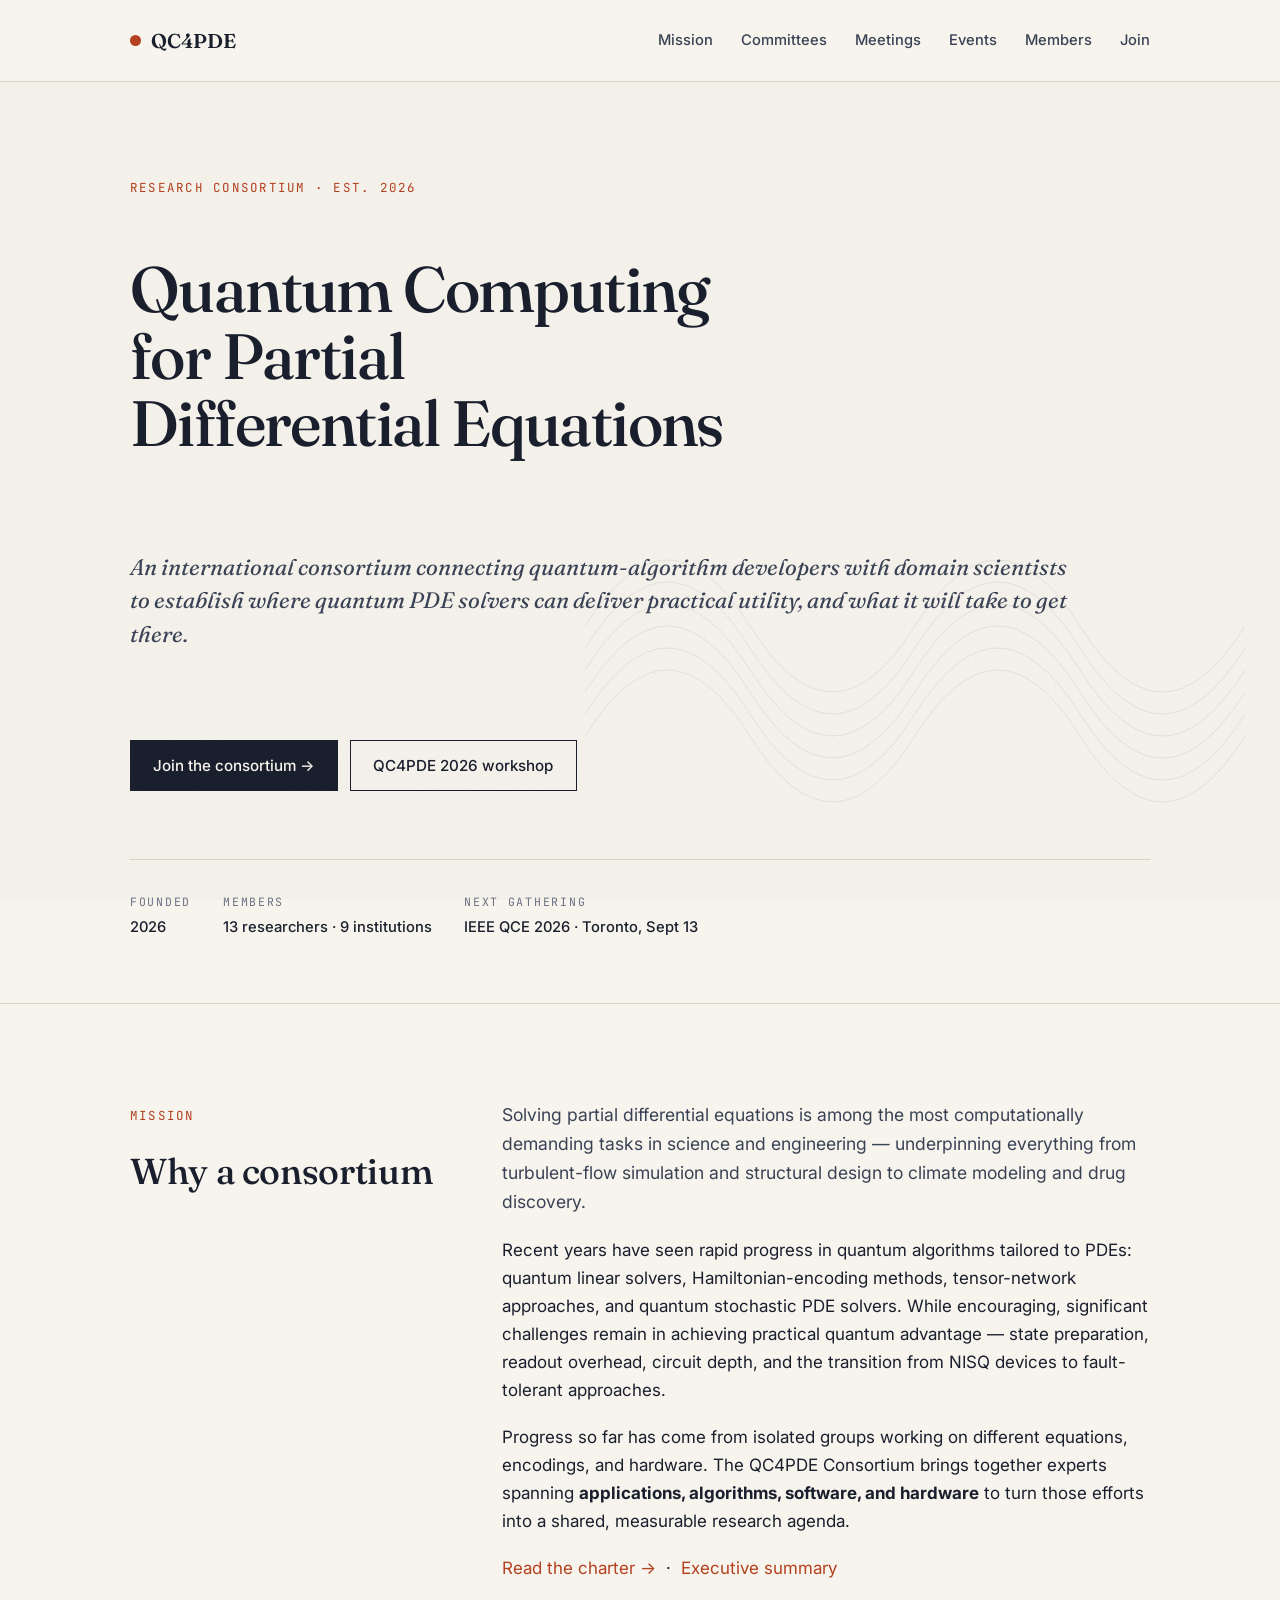
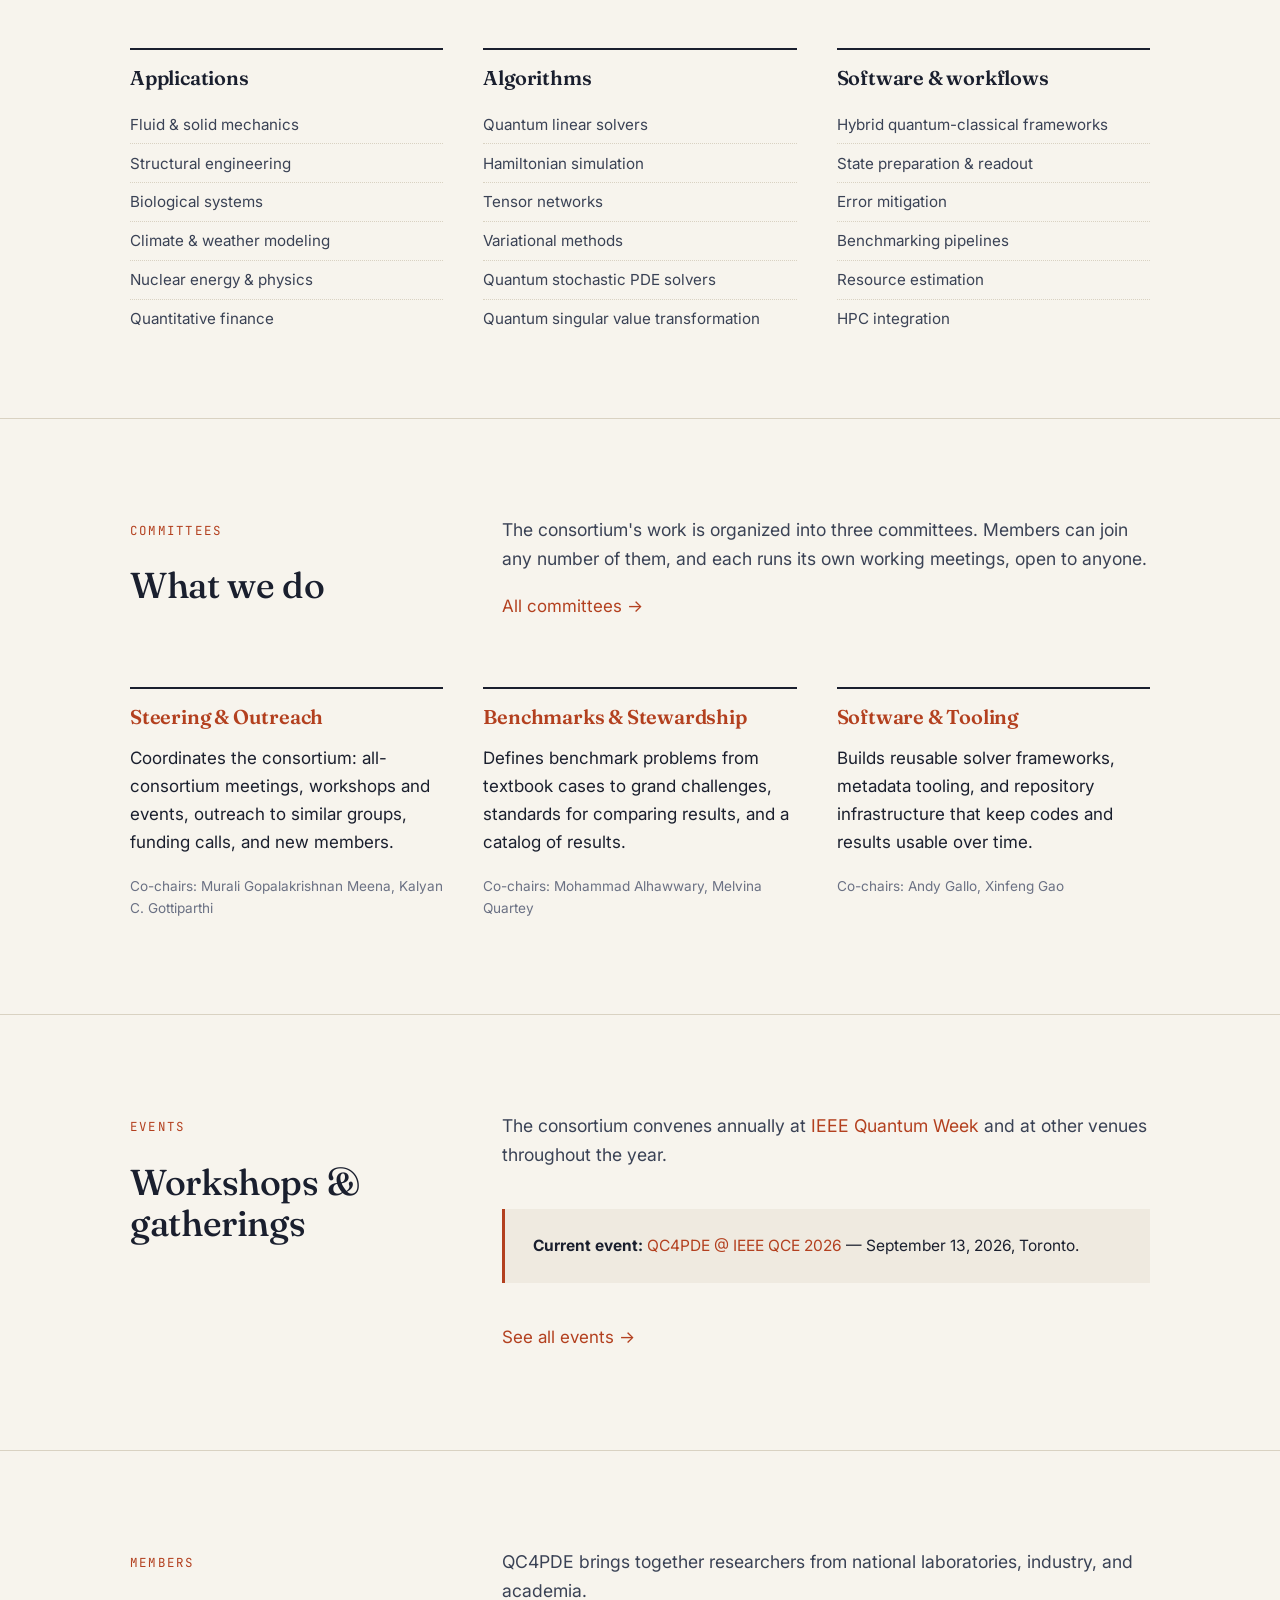
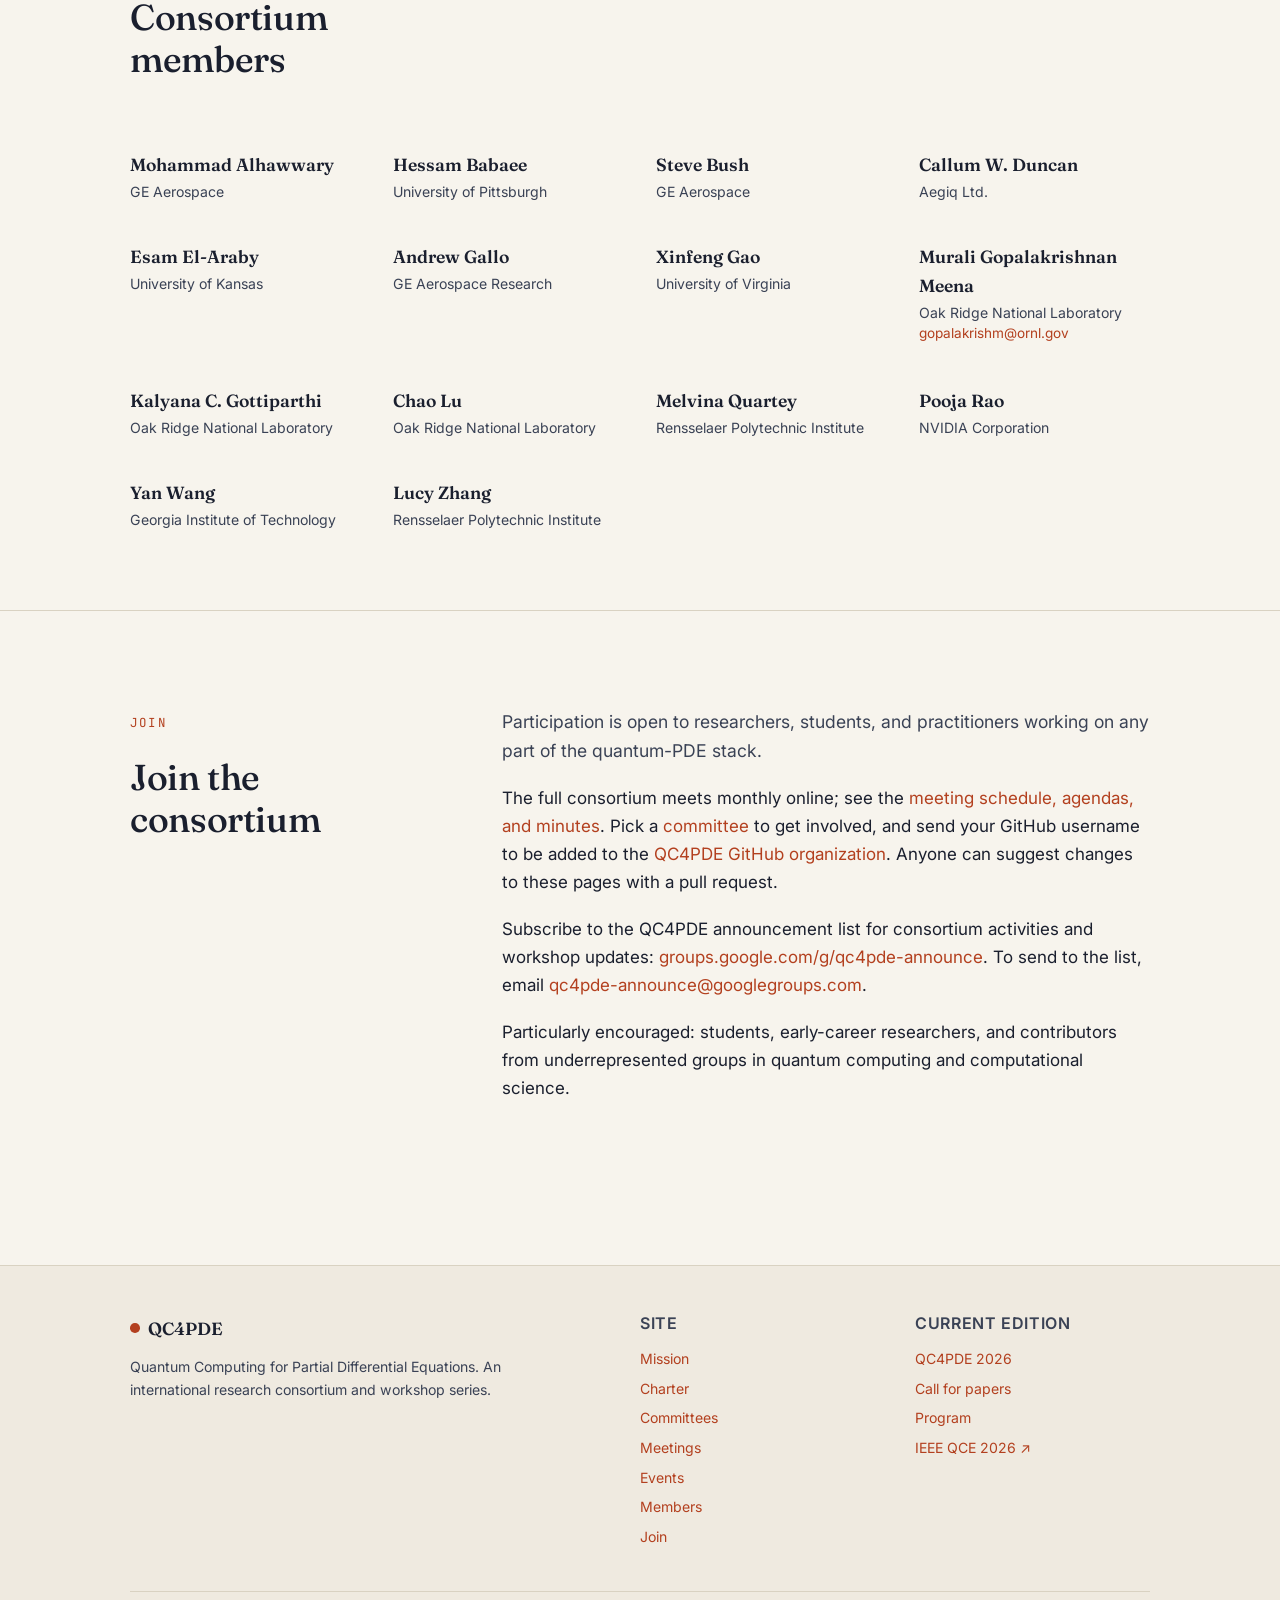
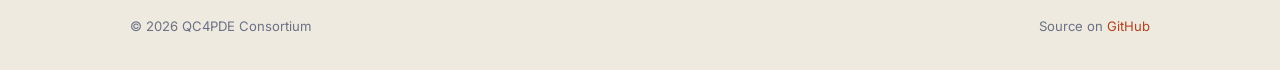
<file: index.html>
<!DOCTYPE html>
<html lang="en">
<head>
<meta charset="UTF-8">
<meta name="viewport" content="width=device-width, initial-scale=1.0">
<title>QC4PDE Consortium — Quantum Computing for PDEs</title>
<meta name="description" content="An international research consortium on quantum algorithms for partial differential equations.">
<meta property="og:title" content="QC4PDE Consortium">
<meta property="og:description" content="An international research consortium on quantum algorithms for partial differential equations.">
<meta property="og:type" content="website">
<link rel="stylesheet" href="assets/css/style.css">
</head>
<body>

<header class="site-header">
  <div class="wrap">
    <a href="index.html" class="brand"><span class="brand-mark"></span>QC4PDE</a>
    <nav class="primary">
      <a href="#mission">Mission</a>
      <a href="committees/">Committees</a>
      <a href="meetings/">Meetings</a>
      <a href="events/index.html">Events</a>
      <a href="#members">Members</a>
      <a href="#join">Join</a>
    </nav>
  </div>
</header>

<main>

<section class="hero">
  <div class="wrap">
    <span class="eyebrow">Research Consortium · Est. 2026</span>
    <h1>Quantum Computing<br>for Partial<br>Differential Equations</h1>
    <p class="hero-deck">
      An international consortium connecting quantum-algorithm developers with domain scientists to establish where quantum PDE solvers can deliver practical utility, and what it will take to get there.
    </p>
    <div class="cta-row">
      <a class="btn" href="#join">Join the consortium →</a>
      <a class="btn btn-outline" href="events/2026-qce/index.html">QC4PDE 2026 workshop</a>
    </div>
    <div class="hero-meta">
      <div>
        <span class="label">Founded</span>
        <span class="value">2026</span>
      </div>
      <div>
        <span class="label">Members</span>
        <span class="value">13 researchers · 9 institutions</span>
      </div>
      <div>
        <span class="label">Next gathering</span>
        <span class="value">IEEE QCE 2026 · Toronto, Sept 13</span>
      </div>
    </div>

    <svg class="hero-wave" viewBox="0 0 600 400" xmlns="http://www.w3.org/2000/svg" aria-hidden="true">
      <g fill="none" stroke="#1a1f2e" stroke-width="0.6">
        <path d="M0 200 Q 75 80, 150 200 T 300 200 T 450 200 T 600 200" />
        <path d="M0 220 Q 75 100, 150 220 T 300 220 T 450 220 T 600 220" />
        <path d="M0 240 Q 75 120, 150 240 T 300 240 T 450 240 T 600 240" />
        <path d="M0 260 Q 75 140, 150 260 T 300 260 T 450 260 T 600 260" />
        <path d="M0 280 Q 75 160, 150 280 T 300 280 T 450 280 T 600 280" />
        <path d="M0 300 Q 75 180, 150 300 T 300 300 T 450 300 T 600 300" />
      </g>
    </svg>
  </div>
</section>

<section id="mission">
  <div class="wrap">
    <div class="two-col">
      <div><span class="eyebrow">Mission</span><h2>Why a consortium</h2></div>
      <div>
        <p class="lead">
          Solving partial differential equations is among the most computationally demanding tasks in science and engineering — underpinning everything from turbulent-flow simulation and structural design to climate modeling and drug discovery.
        </p>
        <p>
          Recent years have seen rapid progress in quantum algorithms tailored to PDEs: quantum linear solvers, Hamiltonian-encoding methods, tensor-network approaches, and quantum stochastic PDE solvers. While encouraging, significant challenges remain in achieving practical quantum advantage — state preparation, readout overhead, circuit depth, and the transition from NISQ devices to fault-tolerant approaches.
        </p>
        <p>
          Progress so far has come from isolated groups working on different equations, encodings, and hardware. The QC4PDE Consortium brings together experts spanning <strong>applications, algorithms, software, and hardware</strong> to turn those efforts into a shared, measurable research agenda.
        </p>
        <p>
          <a href="charter/">Read the charter →</a> &nbsp;·&nbsp; <a href="charter/summary.html">Executive summary</a>
        </p>
      </div>
    </div>

    <div class="topic-grid">
      <div class="topic">
        <h3>Applications</h3>
        <ul>
          <li>Fluid &amp; solid mechanics</li>
          <li>Structural engineering</li>
          <li>Biological systems</li>
          <li>Climate &amp; weather modeling</li>
          <li>Nuclear energy &amp; physics</li>
          <li>Quantitative finance</li>
        </ul>
      </div>
      <div class="topic">
        <h3>Algorithms</h3>
        <ul>
          <li>Quantum linear solvers</li>
          <li>Hamiltonian simulation</li>
          <li>Tensor networks</li>
          <li>Variational methods</li>
          <li>Quantum stochastic PDE solvers</li>
          <li>Quantum singular value transformation</li>
        </ul>
      </div>
      <div class="topic">
        <h3>Software &amp; workflows</h3>
        <ul>
          <li>Hybrid quantum-classical frameworks</li>
          <li>State preparation &amp; readout</li>
          <li>Error mitigation</li>
          <li>Benchmarking pipelines</li>
          <li>Resource estimation</li>
          <li>HPC integration</li>
        </ul>
      </div>
    </div>
  </div>
</section>

<section id="committees">
  <div class="wrap">
    <div class="two-col">
      <div><span class="eyebrow">Committees</span><h2>What we do</h2></div>
      <div>
        <p class="lead">The consortium's work is organized into three committees. Members can join any number of them, and each runs its own working meetings, open to anyone.</p>
        <p><a href="committees/">All committees →</a></p>
      </div>
    </div>
    <div class="topic-grid">
      <div class="topic">
        <h3><a href="committees/steering/">Steering &amp; Outreach</a></h3>
        <p>Coordinates the consortium: all-consortium meetings, workshops and events, outreach to similar groups, funding calls, and new members.</p>
        <p style="font-size:0.85rem; color:var(--ink-mute);">Co-chairs: Murali Gopalakrishnan Meena, Kalyan C. Gottiparthi</p>
      </div>
      <div class="topic">
        <h3><a href="committees/benchmarks/">Benchmarks &amp; Stewardship</a></h3>
        <p>Defines benchmark problems from textbook cases to grand challenges, standards for comparing results, and a catalog of results.</p>
        <p style="font-size:0.85rem; color:var(--ink-mute);">Co-chairs: Mohammad Alhawwary, Melvina Quartey</p>
      </div>
      <div class="topic">
        <h3><a href="committees/software/">Software &amp; Tooling</a></h3>
        <p>Builds reusable solver frameworks, metadata tooling, and repository infrastructure that keep codes and results usable over time.</p>
        <p style="font-size:0.85rem; color:var(--ink-mute);">Co-chairs: Andy Gallo, Xinfeng Gao</p>
      </div>
    </div>
  </div>
</section>

<section id="events">
  <div class="wrap">
    <div class="two-col">
      <div><span class="eyebrow">Events</span><h2>Workshops &amp; gatherings</h2></div>
      <div>
        <p class="lead">The consortium convenes annually at <a href="https://qce.quantum.ieee.org/">IEEE Quantum Week</a> and at other venues throughout the year.</p>

        <div class="callout">
          <p><strong>Current event:</strong> <a href="events/2026-qce/index.html">QC4PDE @ IEEE QCE 2026</a> — September 13, 2026, Toronto.</p>
        </div>

        <p><a href="events/index.html">See all events →</a></p>
      </div>
    </div>
  </div>
</section>

<section id="members">
  <div class="wrap">
    <div class="two-col">
      <div><span class="eyebrow">Members</span><h2>Consortium members</h2></div>
      <div>
        <p class="lead">QC4PDE brings together researchers from national laboratories, industry, and academia.</p>
      </div>
    </div>

    <div class="people">
      <div class="person">
        <div class="name">Mohammad Alhawwary</div>
        <div class="affil">GE Aerospace</div>
      </div>
      <div class="person">
        <div class="name">Hessam Babaee</div>
        <div class="affil">University of Pittsburgh</div>
      </div>
      <div class="person">
        <div class="name">Steve Bush</div>
        <div class="affil">GE Aerospace</div>
      </div>
      <div class="person">
        <div class="name">Callum W. Duncan</div>
        <div class="affil">Aegiq Ltd.</div>
      </div>
      <div class="person">
        <div class="name">Esam El-Araby</div>
        <div class="affil">University of Kansas</div>
      </div>
      <div class="person">
        <div class="name">Andrew Gallo</div>
        <div class="affil">GE Aerospace Research</div>
      </div>
      <div class="person">
        <div class="name">Xinfeng Gao</div>
        <div class="affil">University of Virginia</div>
      </div>
      <div class="person">
        <div class="name">Murali Gopalakrishnan Meena</div>
        <div class="affil">Oak Ridge National Laboratory</div>
        <a href="mailto:gopalakrishm@ornl.gov">gopalakrishm@ornl.gov</a>
      </div>
      <div class="person">
        <div class="name">Kalyana C. Gottiparthi</div>
        <div class="affil">Oak Ridge National Laboratory</div>
      </div>
      <div class="person">
        <div class="name">Chao Lu</div>
        <div class="affil">Oak Ridge National Laboratory</div>
      </div>
      <div class="person">
        <div class="name">Melvina Quartey</div>
        <div class="affil">Rensselaer Polytechnic Institute</div>
      </div>
      <div class="person">
        <div class="name">Pooja Rao</div>
        <div class="affil">NVIDIA Corporation</div>
      </div>
      <div class="person">
        <div class="name">Yan Wang</div>
        <div class="affil">Georgia Institute of Technology</div>
      </div>
      <div class="person">
        <div class="name">Lucy Zhang</div>
        <div class="affil">Rensselaer Polytechnic Institute</div>
      </div>
    </div>
  </div>
</section>

<section id="join">
  <div class="wrap">
    <div class="two-col">
      <div><span class="eyebrow">Join</span><h2>Join the consortium</h2></div>
      <div>
        <p class="lead">
          Participation is open to researchers, students, and practitioners working on any part of the quantum-PDE stack.
        </p>
        <p>
          The full consortium meets monthly online; see the <a href="meetings/">meeting schedule, agendas, and minutes</a>. Pick a <a href="committees/">committee</a> to get involved, and send your GitHub username to be added to the <a href="https://github.com/qc4pde" target="_blank" rel="noopener">QC4PDE GitHub organization</a>. Anyone can suggest changes to these pages with a pull request.
        </p>
        <p>
          Subscribe to the QC4PDE announcement list for consortium activities and workshop updates: <a href="https://groups.google.com/g/qc4pde-announce" rel="noopener">groups.google.com/g/qc4pde-announce</a>. To send to the list, email <a href="mailto:qc4pde-announce@googlegroups.com">qc4pde-announce@googlegroups.com</a>.
        </p>
        <p>
          Particularly encouraged: students, early-career researchers, and contributors from underrepresented groups in quantum computing and computational science.
        </p>
      </div>
    </div>
  </div>
</section>

</main>

<footer class="site-footer">
  <div class="wrap">
    <div class="foot-grid">
      <div>
        <div class="brand" style="font-size:1.1rem;"><span class="brand-mark"></span>QC4PDE</div>
        <p style="margin-top:0.75rem; max-width:32em;">Quantum Computing for Partial Differential Equations. An international research consortium and workshop series.</p>
      </div>
      <div>
        <h4>Site</h4>
        <ul>
          <li><a href="#mission">Mission</a></li>
          <li><a href="charter/">Charter</a></li>
          <li><a href="committees/">Committees</a></li>
          <li><a href="meetings/">Meetings</a></li>
          <li><a href="events/index.html">Events</a></li>
          <li><a href="#members">Members</a></li>
          <li><a href="#join">Join</a></li>
        </ul>
      </div>
      <div>
        <h4>Current edition</h4>
        <ul>
          <li><a href="events/2026-qce/index.html">QC4PDE 2026</a></li>
          <li><a href="events/2026-qce/index.html#cfp">Call for papers</a></li>
          <li><a href="events/2026-qce/index.html#program">Program</a></li>
          <li><a href="https://qce.quantum.ieee.org/2026/" rel="noopener">IEEE QCE 2026 ↗</a></li>
        </ul>
      </div>
    </div>
    <div class="copyright">
      <span>© 2026 QC4PDE Consortium</span>
      <span>Source on <a href="https://github.com/qc4pde/qc4pde.github.io">GitHub</a></span>
    </div>
  </div>
</footer>

</body>
</html>
</file>
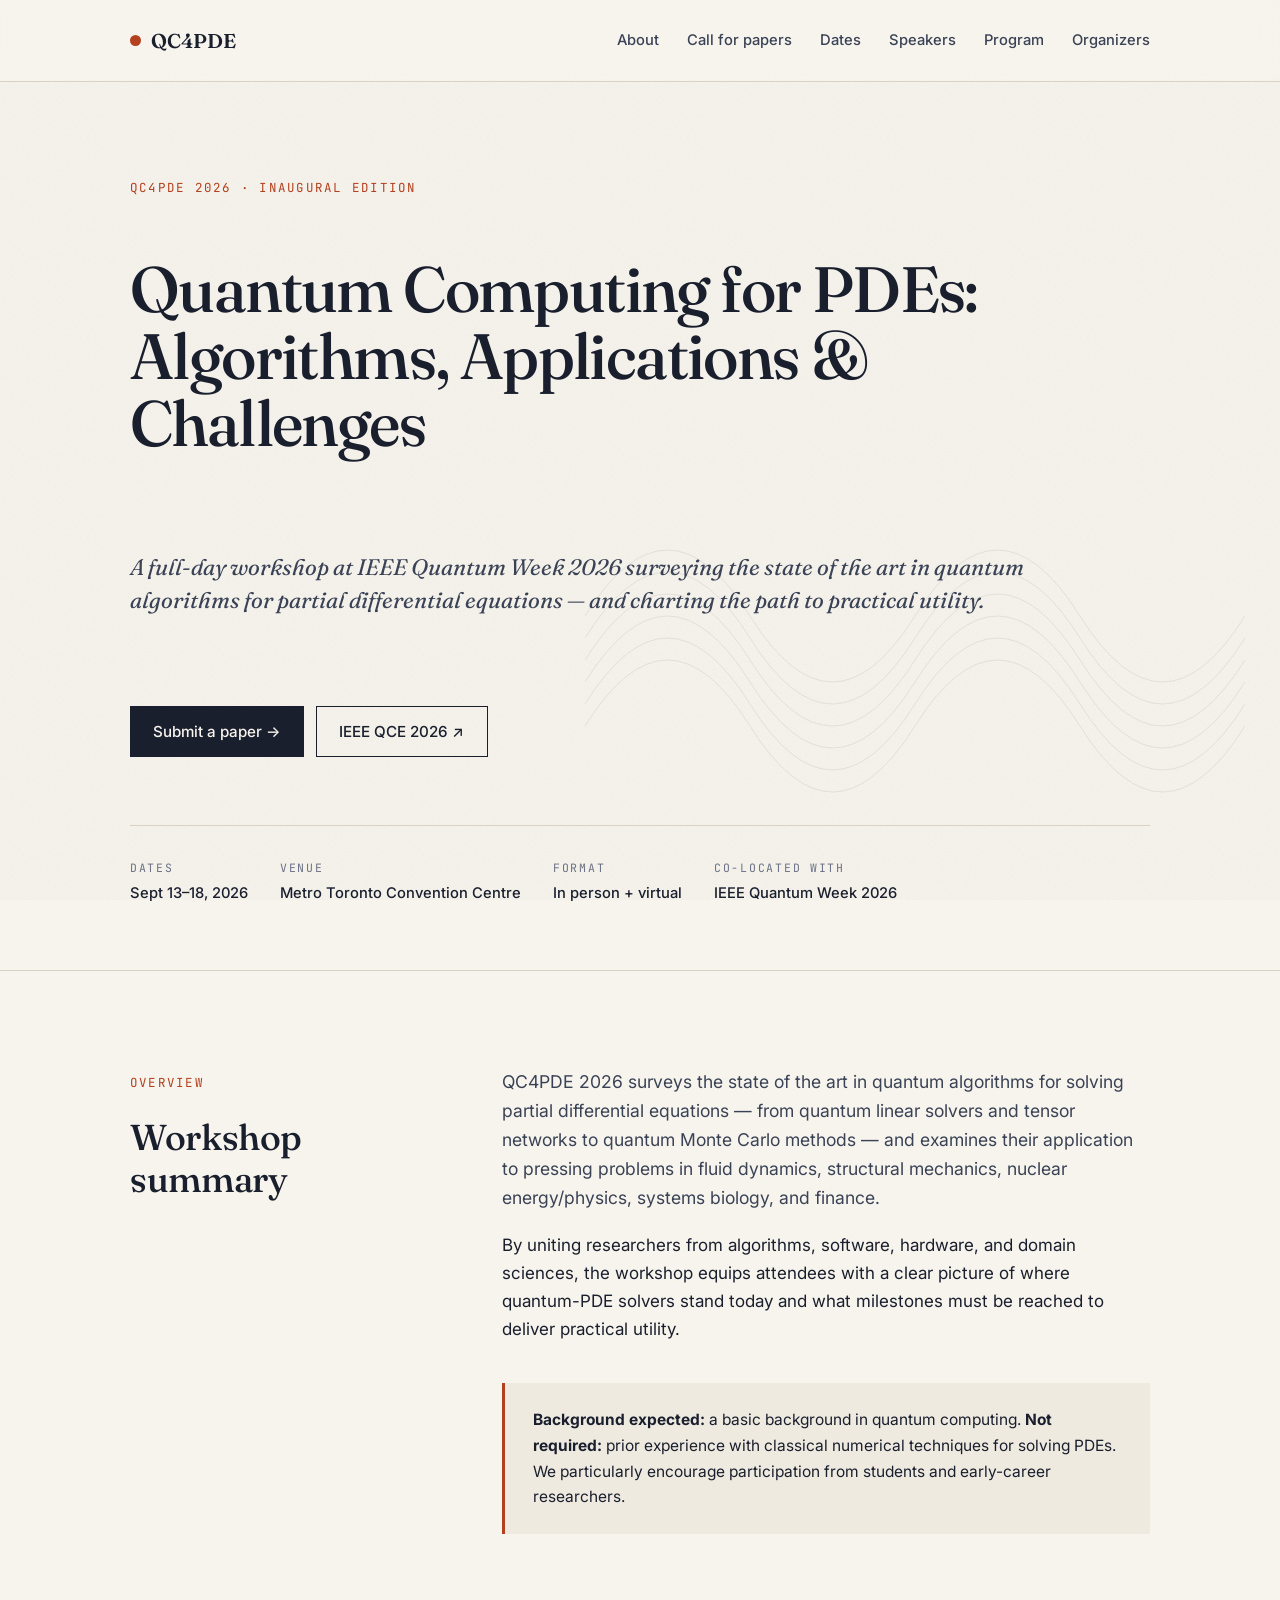
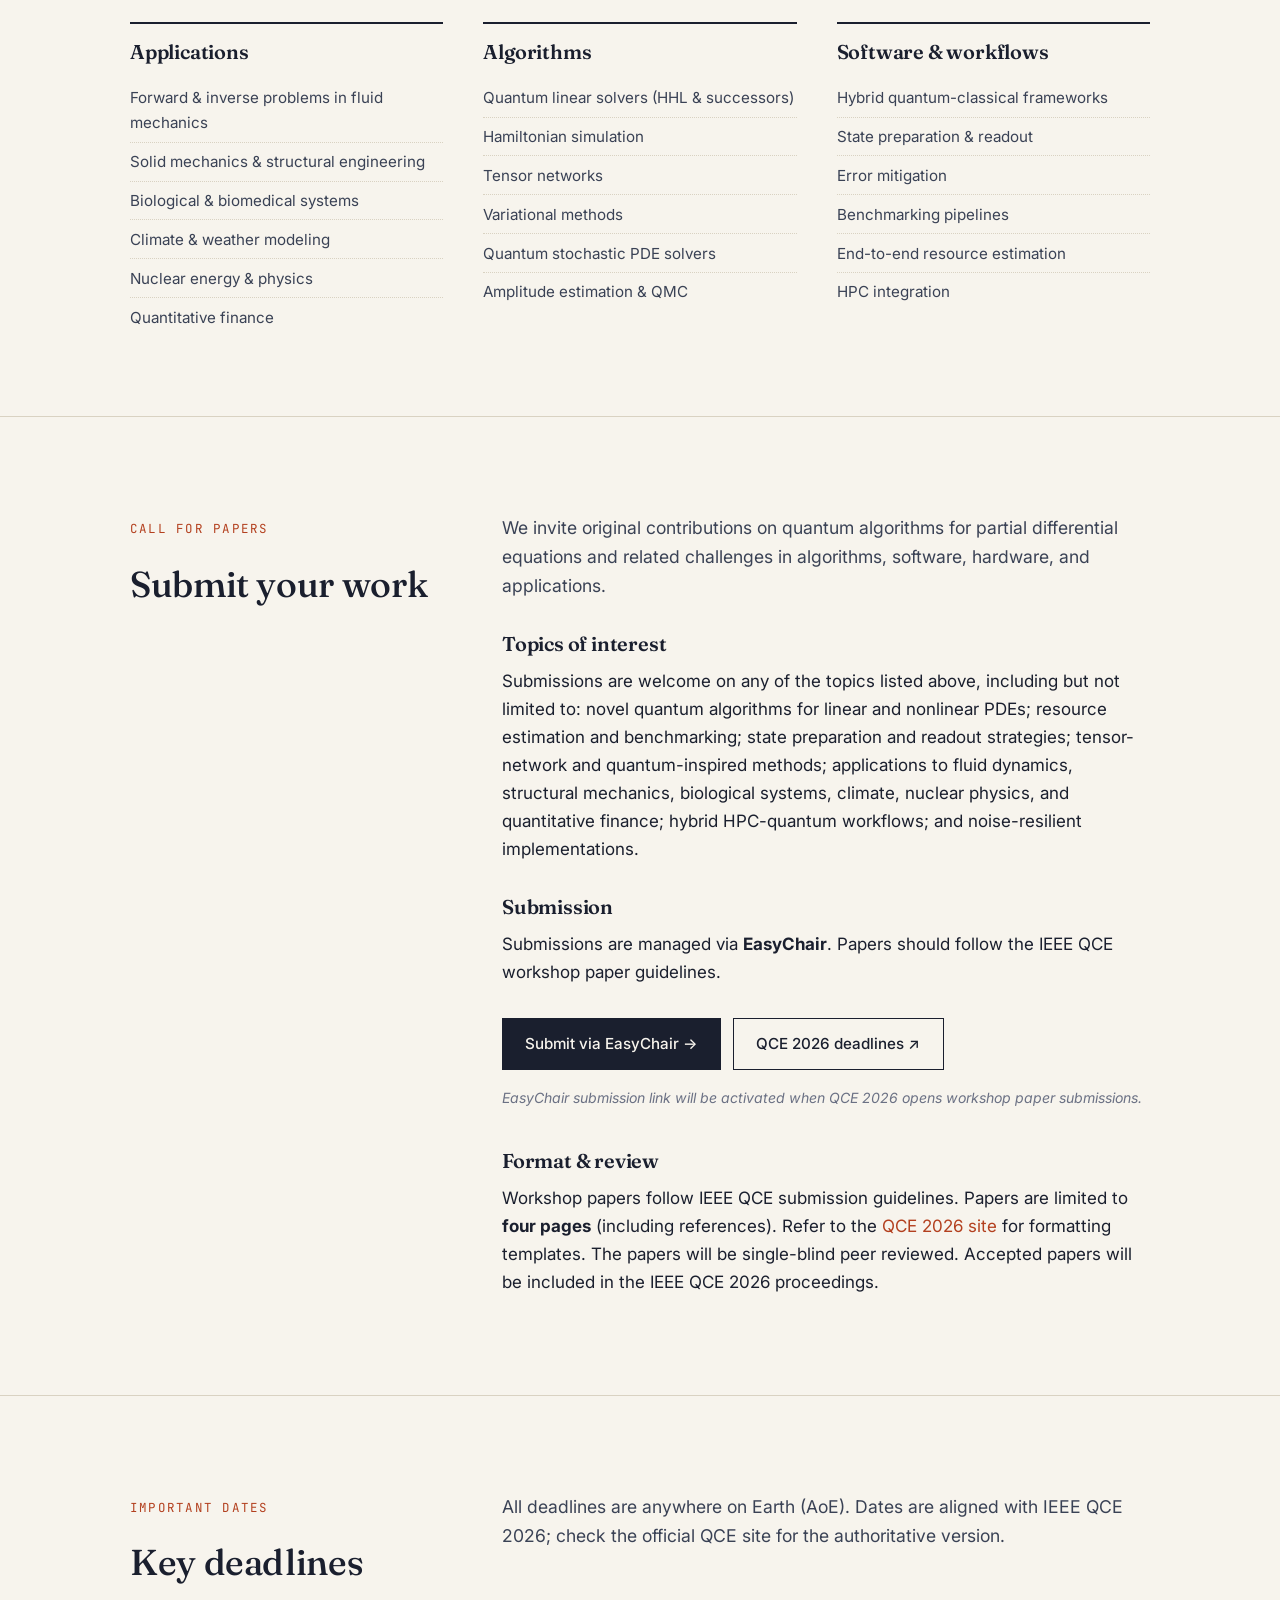
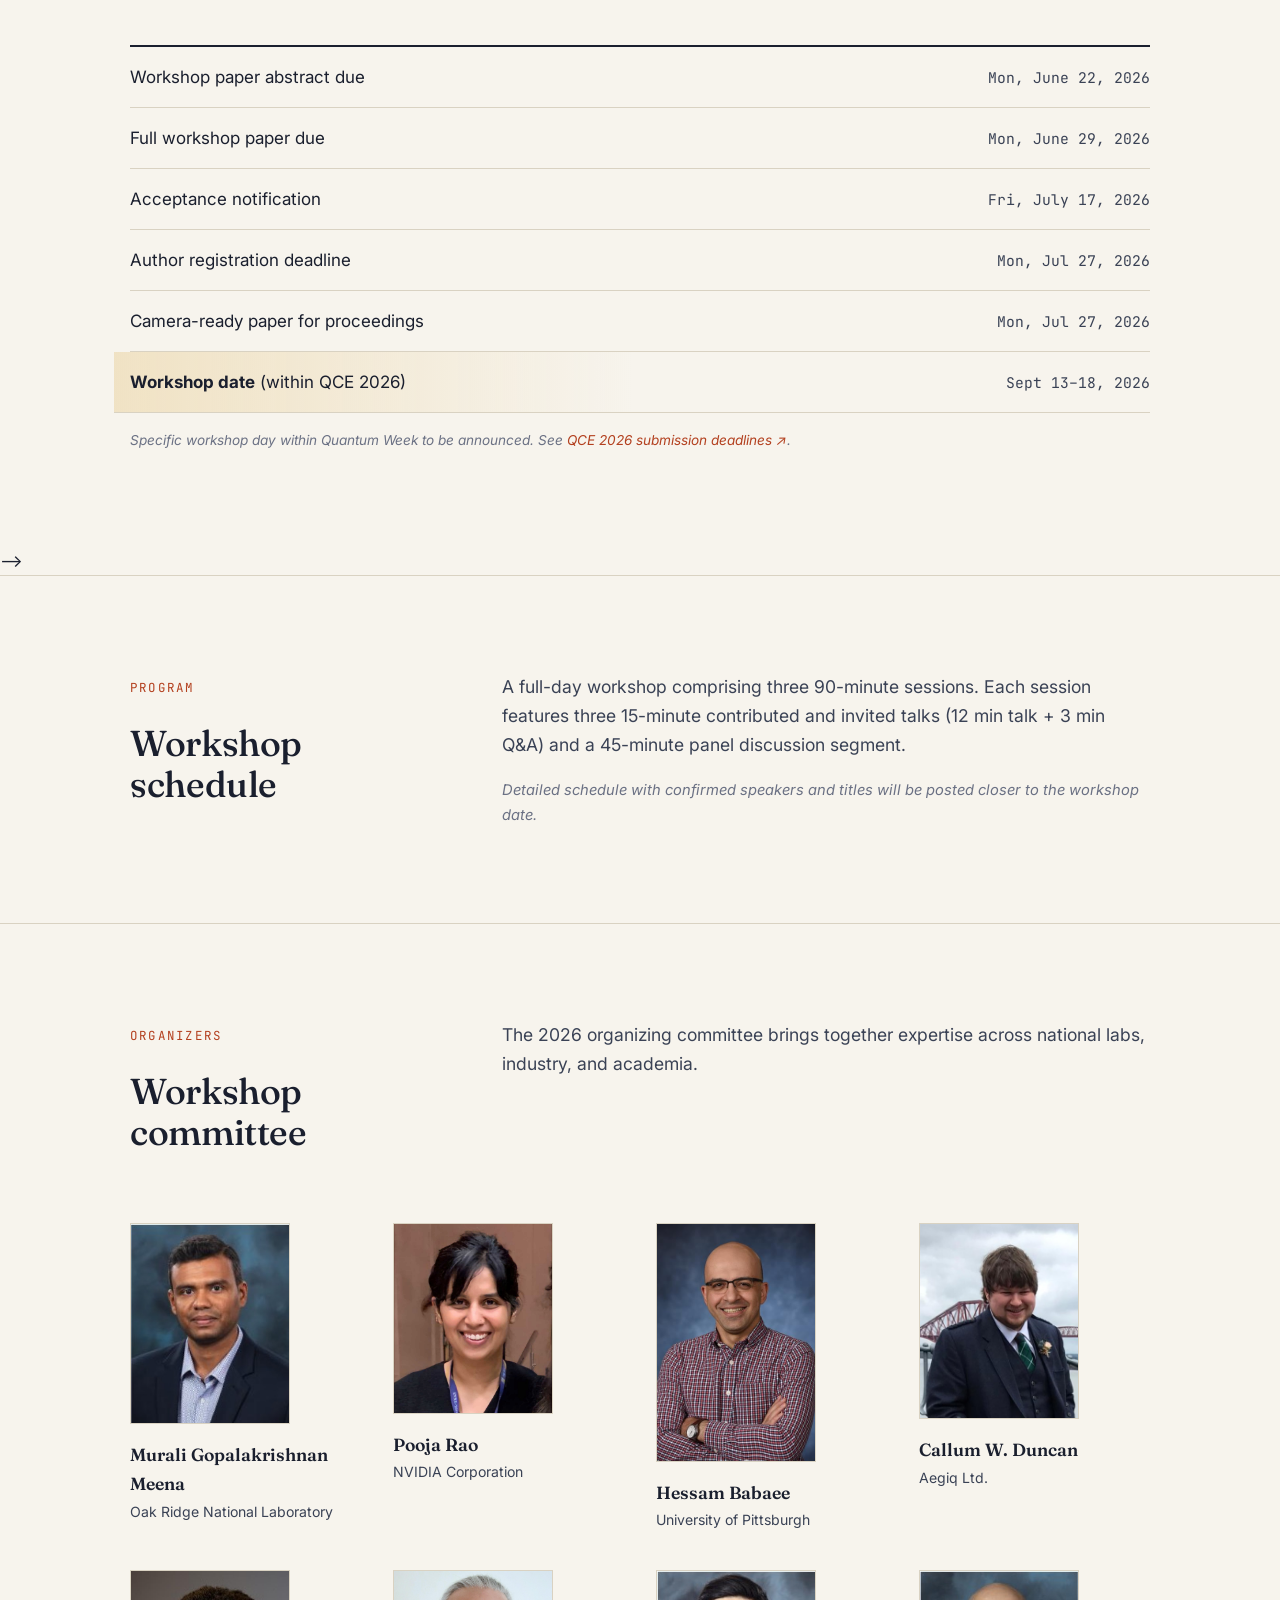
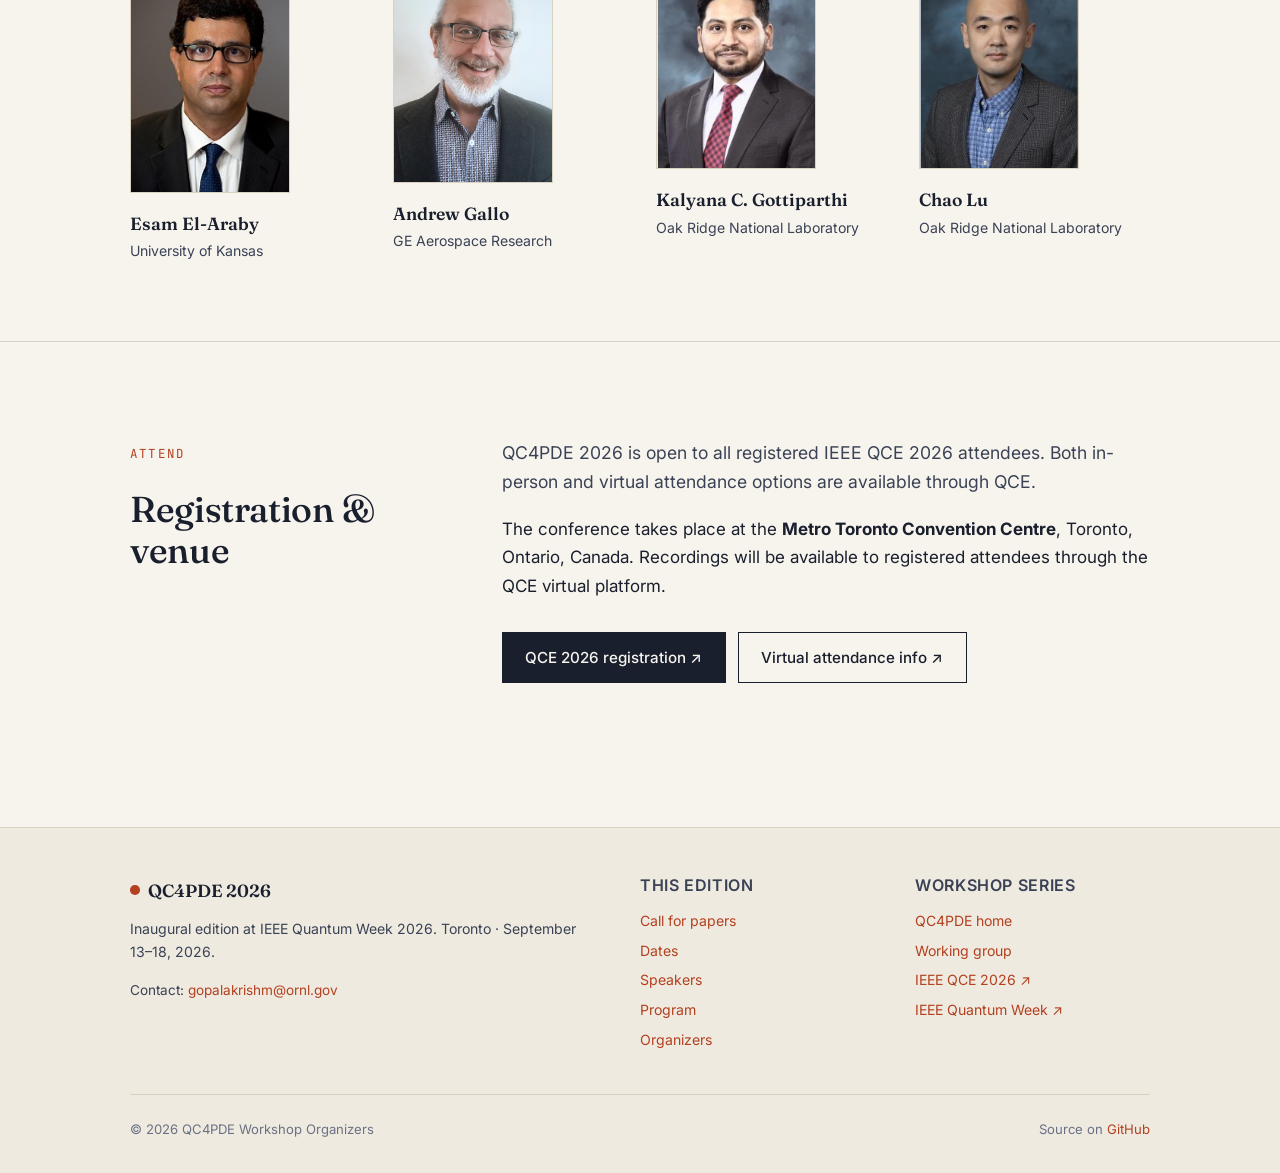
<file: 2026/index.html>
<!DOCTYPE html>
<html lang="en">
<head>
<meta charset="UTF-8">
<meta name="viewport" content="width=device-width, initial-scale=1.0">
<title>QC4PDE 2026 — IEEE QCE 2026, Toronto</title>
<meta name="description" content="QC4PDE 2026: Quantum Computing for PDEs workshop at IEEE Quantum Week 2026, Toronto, September 13-18, 2026.">
<link rel="stylesheet" href="../assets/css/style.css">
</head>
<body>

<header class="site-header">
  <div class="wrap">
    <a href="../index.html" class="brand"><span class="brand-mark"></span>QC4PDE</a>
    <nav class="primary">
      <a href="#about">About</a>
      <a href="#cfp">Call for papers</a>
      <a href="#dates">Dates</a>
      <a href="#speakers">Speakers</a>
      <a href="#program">Program</a>
      <a href="#organizers">Organizers</a>
    </nav>
  </div>
</header>

<main>

<section class="hero">
  <div class="wrap">
    <span class="eyebrow">QC4PDE 2026 · Inaugural Edition</span>
    <h1>Quantum Computing for PDEs:<br>Algorithms, Applications &amp; Challenges</h1>
    <p class="hero-deck">
      A full-day workshop at IEEE Quantum Week 2026 surveying the state of the art in quantum algorithms for partial differential equations — and charting the path to practical utility.
    </p>
    <div class="cta-row">
      <a class="btn" href="#cfp">Submit a paper →</a>
      <a class="btn btn-outline" href="https://qce.quantum.ieee.org/2026/" rel="noopener">IEEE QCE 2026 ↗</a>
    </div>
    <div class="hero-meta">
      <div>
        <span class="label">Dates</span>
        <span class="value">Sept 13–18, 2026</span>
      </div>
      <div>
        <span class="label">Venue</span>
        <span class="value">Metro Toronto Convention Centre</span>
      </div>
      <div>
        <span class="label">Format</span>
        <span class="value">In person + virtual</span>
      </div>
      <div>
        <span class="label">Co-located with</span>
        <span class="value">IEEE Quantum Week 2026</span>
      </div>
    </div>

    <svg class="hero-wave" viewBox="0 0 600 400" xmlns="http://www.w3.org/2000/svg" aria-hidden="true">
      <g fill="none" stroke="#1a1f2e" stroke-width="0.6">
        <path d="M0 200 Q 75 80, 150 200 T 300 200 T 450 200 T 600 200" />
        <path d="M0 220 Q 75 100, 150 220 T 300 220 T 450 220 T 600 220" />
        <path d="M0 240 Q 75 120, 150 240 T 300 240 T 450 240 T 600 240" />
        <path d="M0 260 Q 75 140, 150 260 T 300 260 T 450 260 T 600 260" />
        <path d="M0 280 Q 75 160, 150 280 T 300 280 T 450 280 T 600 280" />
        <path d="M0 300 Q 75 180, 150 300 T 300 300 T 450 300 T 600 300" />
      </g>
    </svg>
  </div>
</section>

<section id="about">
  <div class="wrap">
    <div class="two-col">
      <div><span class="eyebrow">Overview</span><h2>Workshop summary</h2></div>
      <div>
        <p class="lead">
          QC4PDE 2026 surveys the state of the art in quantum algorithms for solving partial differential equations — from quantum linear solvers and tensor networks to quantum Monte Carlo methods — and examines their application to pressing problems in fluid dynamics, structural mechanics, nuclear energy/physics, systems biology, and finance.
        </p>
        <p>
          By uniting researchers from algorithms, software, hardware, and domain sciences, the workshop equips attendees with a clear picture of where quantum-PDE solvers stand today and what milestones must be reached to deliver practical utility.
        </p>

        <div class="callout">
          <p><strong>Background expected:</strong> a basic background in quantum computing. <strong>Not required:</strong> prior experience with classical numerical techniques for solving PDEs. We particularly encourage participation from students and early-career researchers.</p>
        </div>
      </div>
    </div>

    <div class="topic-grid">
      <div class="topic">
        <h3>Applications</h3>
        <ul>
          <li>Forward &amp; inverse problems in fluid mechanics</li>
          <li>Solid mechanics &amp; structural engineering</li>
          <li>Biological &amp; biomedical systems</li>
          <li>Climate &amp; weather modeling</li>
          <li>Nuclear energy &amp; physics</li>
          <li>Quantitative finance</li>
        </ul>
      </div>
      <div class="topic">
        <h3>Algorithms</h3>
        <ul>
          <li>Quantum linear solvers (HHL &amp; successors)</li>
          <li>Hamiltonian simulation</li>
          <li>Tensor networks</li>
          <li>Variational methods</li>
          <li>Quantum stochastic PDE solvers</li>
          <li>Amplitude estimation &amp; QMC</li>
        </ul>
      </div>
      <div class="topic">
        <h3>Software &amp; workflows</h3>
        <ul>
          <li>Hybrid quantum-classical frameworks</li>
          <li>State preparation &amp; readout</li>
          <li>Error mitigation</li>
          <li>Benchmarking pipelines</li>
          <li>End-to-end resource estimation</li>
          <li>HPC integration</li>
        </ul>
      </div>
    </div>
  </div>
</section>

<section id="cfp">
  <div class="wrap">
    <div class="two-col">
      <div><span class="eyebrow">Call for papers</span><h2>Submit your work</h2></div>
      <div>
        <p class="lead">We invite original contributions on quantum algorithms for partial differential equations and related challenges in algorithms, software, hardware, and applications.</p>

        <h3 style="margin-top:2rem;">Topics of interest</h3>
        <p>Submissions are welcome on any of the topics listed above, including but not limited to: novel quantum algorithms for linear and nonlinear PDEs; resource estimation and benchmarking; state preparation and readout strategies; tensor-network and quantum-inspired methods; applications to fluid dynamics, structural mechanics, biological systems, climate, nuclear physics, and quantitative finance; hybrid HPC-quantum workflows; and noise-resilient implementations.</p>

        <h3 style="margin-top:2rem;">Submission</h3>
        <p>
          Submissions are managed via <strong>EasyChair</strong>. Papers should follow the IEEE QCE workshop paper guidelines.
        </p>
        <div class="cta-row">
          <a class="btn" href="https://easychair.org/cfp/QCE26" id="easychair-link">Submit via EasyChair →</a>
          <a class="btn btn-outline" href="https://qce.quantum.ieee.org/2026/submission-deadlines/" rel="noopener">QCE 2026 deadlines ↗</a>
        </div>
        <p style="font-size:0.88rem; color:var(--ink-mute); margin-top:1rem;"><em>EasyChair submission link will be activated when QCE 2026 opens workshop paper submissions.</em></p>

        <h3 style="margin-top:2.5rem;">Format &amp; review</h3>
        <p>Workshop papers follow IEEE QCE submission guidelines. Papers are limited to <strong>four pages</strong> (including references). Refer to the <a href="https://qce.quantum.ieee.org/2026/call-for-technical-papers/" rel="noopener">QCE 2026 site</a> for formatting templates. The papers will be single-blind peer reviewed. Accepted papers will be included in the IEEE QCE 2026 proceedings.</p>
      </div>
    </div>
  </div>
</section>

<section id="dates">
  <div class="wrap">
    <div class="two-col">
      <div><span class="eyebrow">Important dates</span><h2>Key deadlines</h2></div>
      <div>
        <p class="lead">All deadlines are anywhere on Earth (AoE). Dates are aligned with IEEE QCE 2026; check the official QCE site for the authoritative version.</p>
      </div>
    </div>

    <div class="dates">
      <div class="row">
        <span class="label">Workshop paper abstract due</span>
        <span class="date">Mon, June 22, 2026</span>
      </div>
      <div class="row">
        <span class="label">Full workshop paper due</span>
        <span class="date">Mon, June 29, 2026</span>
      </div>
      <div class="row">
        <span class="label">Acceptance notification</span>
        <span class="date">Fri, July 17, 2026</span>
      </div>
      <div class="row">
        <span class="label">Author registration deadline</span>
        <span class="date">Mon, Jul 27, 2026</span>
      </div>
      <div class="row">
        <span class="label">Camera-ready paper for proceedings</span>
        <span class="date">Mon, Jul 27, 2026</span>
      </div>
      <div class="row upcoming">
        <span class="label"><strong>Workshop date</strong> (within QCE 2026)</span>
        <span class="date">Sept 13–18, 2026</span>
      </div>
    </div>
    <p class="tz-note">Specific workshop day within Quantum Week to be announced. See <a href="https://qce.quantum.ieee.org/2026/submission-deadlines/" rel="noopener">QCE 2026 submission deadlines ↗</a>.</p>
  </div>
</section>

<!-- <section id="speakers">
  <div class="wrap">
    <div class="two-col">
      <div><span class="eyebrow">Invited speakers</span><h2>Confirmed &amp; invited</h2></div>
      <div>
        <p class="lead">A diverse roster spanning quantum hardware, algorithm developers, computational scientists, and industrial practitioners.</p>
        <p style="font-size:0.92rem; color:var(--ink-mute);"><em>The list below reflects invited speakers from the workshop proposal. Confirmation status will be updated as responses are received.</em></p>
      </div>
    </div>

    <!-- <ul class="speaker-list">
      <li><span class="sp-name">Mohammad Alhawwary</span><br><span class="sp-affil">GE Aerospace</span></li>
      <li><span class="sp-name">Sachin Bharadwaj</span><br><span class="sp-affil">New York University</span></li>
      <li><span class="sp-name">Sergey Bravyi</span><br><span class="sp-affil">IBM</span></li>
      <li><span class="sp-name">Manu Chaudhary</span><br><span class="sp-affil">Illinois State University</span></li>
      <li><span class="sp-name">Peyman Givi</span><br><span class="sp-affil">University of Pittsburgh</span></li>
      <li><span class="sp-name">Niladri Gomes</span><br><span class="sp-affil">Ansys</span></li>
      <li><span class="sp-name">Matthew Horner</span><br><span class="sp-affil">Aegiq</span></li>
      <li><span class="sp-name">Dieter Jaksch</span><br><span class="sp-affil">Universität Hamburg</span></li>
      <li><span class="sp-name">Leigh Lapworth</span><br><span class="sp-affil">Rolls-Royce</span></li>
      <li><span class="sp-name">Margot Lockwood</span><br><span class="sp-affil">PNNL</span></li>
      <li><span class="sp-name">Michael Lubasch</span><br><span class="sp-affil">Quantinuum</span></li>
      <li><span class="sp-name">Naveed Mahmud</span><br><span class="sp-affil">Florida Institute of Technology</span></li>
      <li><span class="sp-name">Matic Petric</span><br><span class="sp-affil">Qrisp</span></li>
      <li><span class="sp-name">Yan Wang</span><br><span class="sp-affil">Georgia Institute of Technology</span></li>
    </ul> -->
  </div>
</section> -->

<section id="program">
  <div class="wrap">
    <div class="two-col">
      <div><span class="eyebrow">Program</span><h2>Workshop schedule</h2></div>
      <div>
        <p class="lead">A full-day workshop comprising three 90-minute sessions. Each session features three 15-minute contributed and invited talks (12 min talk + 3 min Q&amp;A) and a 45-minute panel discussion segment.</p>
        <p style="font-size:0.92rem; color:var(--ink-mute);"><em>Detailed schedule with confirmed speakers and titles will be posted closer to the workshop date.</em></p>
      </div>
    </div>

    <!-- <div class="program">
      <div class="session">
        <div class="session-head">
          <span class="session-title">Session 1 · Quantum algorithms for PDEs</span>
          <span class="session-time">90 min</span>
        </div>
        <div class="slot"><span class="t">00:00</span><span class="desc"><strong>Invited talk 1</strong><em>Quantum linear solvers and successors · 15 min talk + 5 min Q&amp;A</em></span></div>
        <div class="slot"><span class="t">00:20</span><span class="desc"><strong>Invited talk 2</strong><em>Hamiltonian simulation and tensor networks · 15 min talk + 5 min Q&amp;A</em></span></div>
        <div class="slot"><span class="t">00:40</span><span class="desc"><strong>Invited talk 3</strong><em>Variational and stochastic PDE methods · 15 min talk + 5 min Q&amp;A</em></span></div>
        <div class="slot"><span class="t">01:00</span><span class="desc"><strong>Discussion</strong><em>Algorithmic frontiers — what works, what doesn&rsquo;t, what&rsquo;s next · 30 min</em></span></div>
      </div>

      <div class="session">
        <div class="session-head">
          <span class="session-title">Session 2 · Domain science applications</span>
          <span class="session-time">90 min</span>
        </div>
        <div class="slot"><span class="t">00:00</span><span class="desc"><strong>Invited talk 4</strong><em>Fluid dynamics &amp; turbulence · 15 min talk + 5 min Q&amp;A</em></span></div>
        <div class="slot"><span class="t">00:20</span><span class="desc"><strong>Invited talk 5</strong><em>Structural mechanics, biology, or finance · 15 min talk + 5 min Q&amp;A</em></span></div>
        <div class="slot"><span class="t">00:40</span><span class="desc"><strong>Invited talk 6</strong><em>Industrial perspective &amp; benchmarking · 15 min talk + 5 min Q&amp;A</em></span></div>
        <div class="slot"><span class="t">01:00</span><span class="desc"><strong>Discussion</strong><em>What problems are ready for quantum? · 30 min</em></span></div>
      </div>

      <div class="session">
        <div class="session-head">
          <span class="session-title">Session 3 · Open challenges &amp; community roadmap</span>
          <span class="session-time">90 min</span>
        </div>
        <div class="slot"><span class="t">00:00</span><span class="desc"><strong>Invited talk 7</strong><em>State preparation &amp; readout overhead · 15 min talk + 5 min Q&amp;A</em></span></div>
        <div class="slot"><span class="t">00:20</span><span class="desc"><strong>Invited talk 8</strong><em>End-to-end resource estimation · 15 min talk + 5 min Q&amp;A</em></span></div>
        <div class="slot"><span class="t">00:40</span><span class="desc"><strong>Invited talk 9</strong><em>NISQ-to-FT transition &amp; noise resilience · 15 min talk + 5 min Q&amp;A</em></span></div>
        <div class="slot"><span class="t">01:00</span><span class="desc"><strong>Roadmap discussion</strong><em>Charting QC4PDE working group activities &amp; next steps · 30 min</em></span></div>
      </div>
    </div> -->
  </div>
</section>

<section id="organizers">
  <div class="wrap">
    <div class="two-col">
      <div><span class="eyebrow">Organizers</span><h2>Workshop committee</h2></div>
      <div>
        <p class="lead">The 2026 organizing committee brings together expertise across national labs, industry, and academia.</p>
      </div>
    </div>

    <div class="people">
      <div class="person">
        <!-- <div class="role">Main contact</div> -->
        <img class="photo" src="../assets/img/people/murali.jpg" alt="Murali Gopalakrishnan Meena">
        <div class="name">Murali Gopalakrishnan Meena</div>
        <div class="affil">Oak Ridge National Laboratory</div>
        <!-- <a href="mailto:gopalakrishm@ornl.gov">gopalakrishm@ornl.gov</a> -->
      </div>
      <div class="person">
        <!-- <div class="role">Co-organizer</div> -->
        <img class="photo" src="../assets/img/people/pooja.jpg" alt="Pooja Rao">
        <div class="name">Pooja Rao</div>
        <div class="affil">NVIDIA Corporation</div>
      </div>
      <div class="person">
        <!-- <div class="role">Co-organizer</div> -->
        <img class="photo" src="../assets/img/people/hessam.jpg" alt="Hessam Babaee">
        <div class="name">Hessam Babaee</div>
        <div class="affil">University of Pittsburgh</div>
      </div>
      <div class="person">
        <!-- <div class="role">Co-organizer</div> -->
        <img class="photo" src="../assets/img/people/callum.jpg" alt="Callum W. Duncan">
        <div class="name">Callum W. Duncan</div>
        <div class="affil">Aegiq Ltd.</div>
      </div>
      <div class="person">
        <!-- <div class="role">Co-organizer</div> -->
        <img class="photo" src="../assets/img/people/esam.jpg" alt="Esam El-Araby">
        <div class="name">Esam El-Araby</div>
        <div class="affil">University of Kansas</div>
      </div>
      <div class="person">
        <!-- <div class="role">Co-organizer</div> -->
        <img class="photo" src="../assets/img/people/andy.jpg" alt="Andrew Gallo">
        <div class="name">Andrew Gallo</div>
        <div class="affil">GE Aerospace Research</div>
      </div>
      <div class="person">
        <!-- <div class="role">Co-organizer</div> -->
        <img class="photo" src="../assets/img/people/kalyan.jpg" alt="Kalyana C. Gottiparthi">
        <div class="name">Kalyana C. Gottiparthi</div>
        <div class="affil">Oak Ridge National Laboratory</div>
      </div>
      <div class="person">
        <!-- <div class="role">Co-organizer</div> -->
        <img class="photo" src="../assets/img/people/chao.jpg" alt="Chao Lu">
        <div class="name">Chao Lu</div>
        <div class="affil">Oak Ridge National Laboratory</div>
      </div>
    </div>
  </div>
</section>

<section id="register">
  <div class="wrap">
    <div class="two-col">
      <div><span class="eyebrow">Attend</span><h2>Registration &amp; venue</h2></div>
      <div>
        <p class="lead">QC4PDE 2026 is open to all registered IEEE QCE 2026 attendees. Both in-person and virtual attendance options are available through QCE.</p>
        <p>The conference takes place at the <strong>Metro Toronto Convention Centre</strong>, Toronto, Ontario, Canada. Recordings will be available to registered attendees through the QCE virtual platform.</p>
        <div class="cta-row">
          <a class="btn" href="https://qce.quantum.ieee.org/2026/" rel="noopener">QCE 2026 registration ↗</a>
          <a class="btn btn-outline" href="https://qce.quantum.ieee.org/2026/attend/in-person-event-with-virtual-component/" rel="noopener">Virtual attendance info ↗</a>
        </div>
      </div>
    </div>
  </div>
</section>

</main>

<footer class="site-footer">
  <div class="wrap">
    <div class="foot-grid">
      <div>
        <div class="brand" style="font-size:1.1rem;"><span class="brand-mark"></span>QC4PDE 2026</div>
        <p style="margin-top:0.75rem; max-width:32em;">Inaugural edition at IEEE Quantum Week 2026. Toronto · September 13–18, 2026.</p>
        <p style="font-size:0.85rem;">Contact: <a href="mailto:gopalakrishm@ornl.gov">gopalakrishm@ornl.gov</a></p>
      </div>
      <div>
        <h4>This edition</h4>
        <ul>
          <li><a href="#cfp">Call for papers</a></li>
          <li><a href="#dates">Dates</a></li>
          <li><a href="#speakers">Speakers</a></li>
          <li><a href="#program">Program</a></li>
          <li><a href="#organizers">Organizers</a></li>
        </ul>
      </div>
      <div>
        <h4>Workshop series</h4>
        <ul>
          <li><a href="../index.html">QC4PDE home</a></li>
          <li><a href="../index.html#community">Working group</a></li>
          <li><a href="https://qce.quantum.ieee.org/2026/" rel="noopener">IEEE QCE 2026 ↗</a></li>
          <li><a href="https://qce.quantum.ieee.org/" rel="noopener">IEEE Quantum Week ↗</a></li>
        </ul>
      </div>
    </div>
    <div class="copyright">
      <span>© 2026 QC4PDE Workshop Organizers</span>
      <span>Source on <a href="https://github.com/qc4pde/qc4pde.github.io">GitHub</a></span>
    </div>
  </div>
</footer>

</body>
</html>
</file>
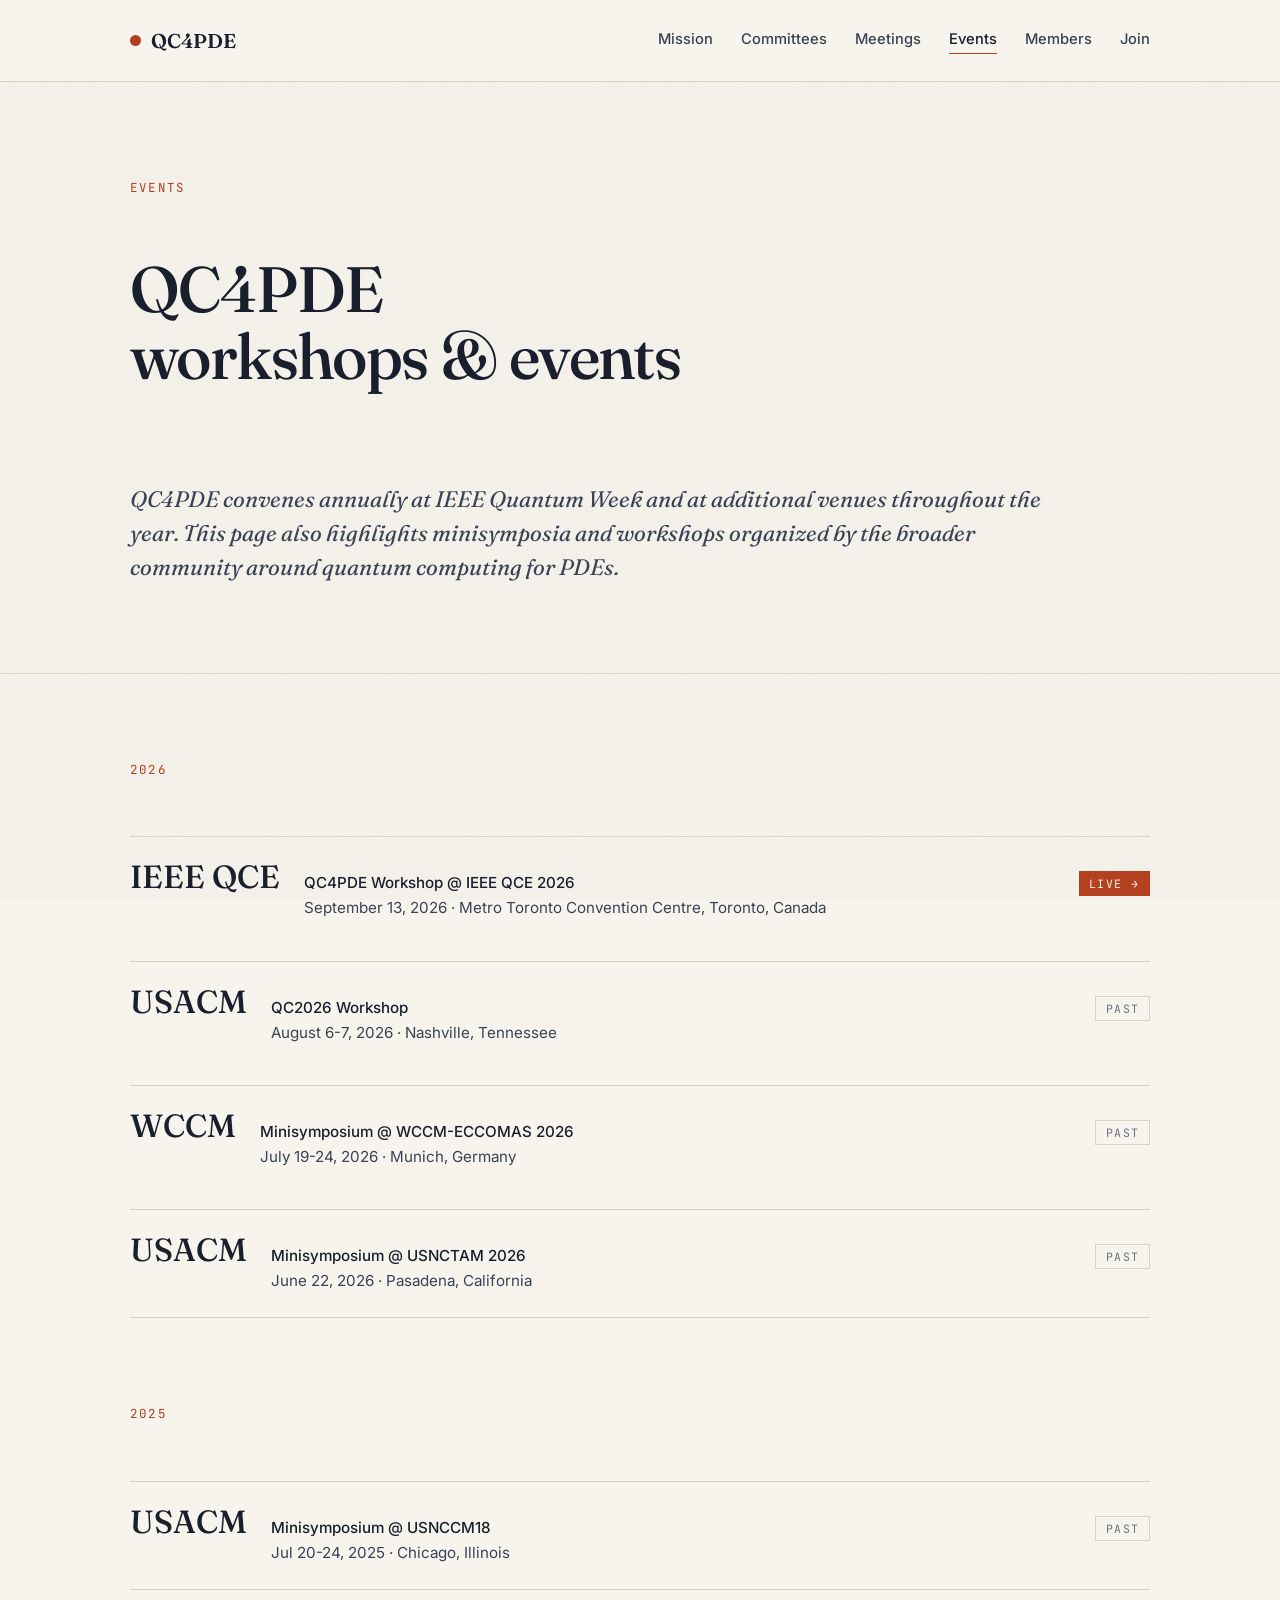
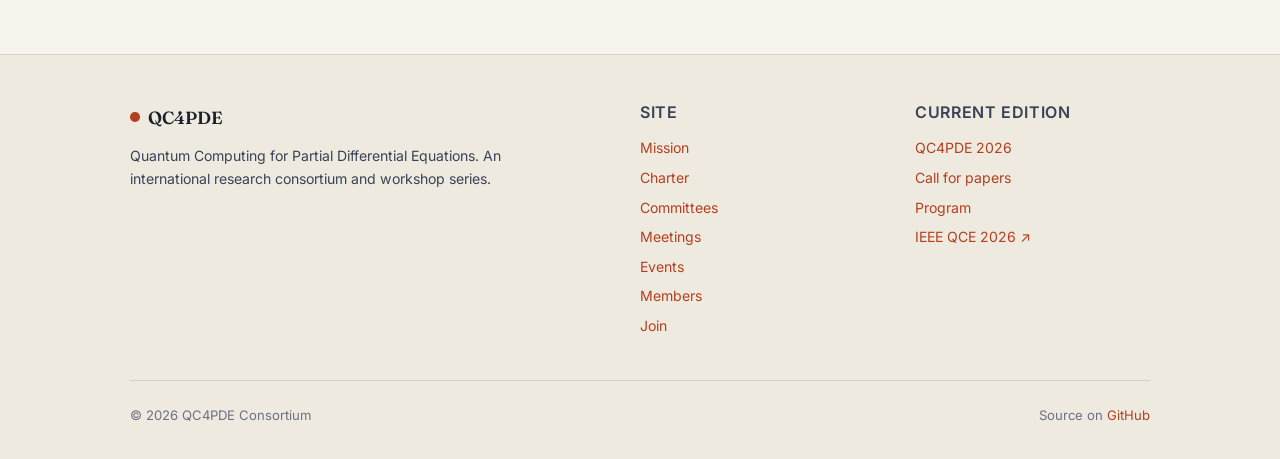
<file: events/index.html>
<!DOCTYPE html>
<html lang="en">
<head>
<meta charset="UTF-8">
<meta name="viewport" content="width=device-width, initial-scale=1.0">
<title>Events — QC4PDE</title>
<meta name="description" content="QC4PDE workshops, minisymposia, and community events at conferences worldwide.">
<link rel="stylesheet" href="../assets/css/style.css">
</head>
<body>

<header class="site-header">
  <div class="wrap">
    <a href="../index.html" class="brand"><span class="brand-mark"></span>QC4PDE</a>
    <nav class="primary">
      <a href="../index.html#mission">Mission</a>
      <a href="../committees/">Committees</a>
      <a href="../meetings/">Meetings</a>
      <a href="index.html" class="current">Events</a>
      <a href="../index.html#members">Members</a>
      <a href="../index.html#join">Join</a>
    </nav>
  </div>
</header>

<main>

<section class="hero">
  <div class="wrap">
    <span class="eyebrow">Events</span>
    <h1>QC4PDE<br>workshops &amp; events</h1>
    <p class="hero-deck">
      QC4PDE convenes annually at IEEE Quantum Week and at additional venues throughout the year. This page also highlights minisymposia and workshops organized by the broader community around quantum computing for PDEs.
    </p>
  </div>
</section>

<section>
  <div class="wrap">
    <span class="eyebrow">2026</span>

    <div class="editions">

      <div class="edition">
        <div class="yr">IEEE QCE</div>
        <div class="ed-meta">
          <strong>QC4PDE Workshop @ IEEE QCE 2026</strong><br>
          September 13, 2026 · Metro Toronto Convention Centre, Toronto, Canada
        </div>
        <div><a href="2026-qce/index.html" class="status live">Live →</a></div>
      </div>
    <!-- </div> -->

    <!-- <p class="eyebrow" style="margin-top:3rem;">Community &amp; parallel events</p>
    <p style="font-size:0.9rem; color:var(--ink-mute); margin:0.5rem 0 1rem;">Minisymposia and workshops by the broader community, listed here for reference.</p> -->
    <!-- <div class="editions"> -->
      <div class="edition">
        <div class="yr">USACM</div>
        <div class="ed-meta">
          <strong>QC2026 Workshop</strong><br>
          August 6-7, 2026 · Nashville, Tennessee
        </div>
        <div><a href="https://qc2026.usacm.org/" class="status archived">Past</a></div>
      </div>
      
      <div class="edition">
        <div class="yr">WCCM</div>
        <div class="ed-meta">
          <strong>Minisymposium @ WCCM-ECCOMAS 2026</strong><br>
          July 19-24, 2026 · Munich, Germany
        </div>
        <div><a href="https://wccm-eccomas2026.org/event/areas_by_topic?tipo=MS&groupview" class="status archived">Past</a></div>
      </div>

      <div class="edition">
        <div class="yr">USACM</div>
        <div class="ed-meta">
          <strong>Minisymposium @ USNCTAM 2026</strong><br>
          June 22, 2026 · Pasadena, California
        </div>
        <div><a href="https://www.usnctam26.org/congress-minisymposia" class="status archived">Past</a></div>
      </div>

    </div>
  </div>
</section>

<!-- <section> -->
  <div class="wrap">
    <span class="eyebrow">2025</span>
    <!-- <h2>Past events</h2> -->

    <!-- <p class="eyebrow" style="margin-bottom:0.5rem;">Community &amp; parallel events</p> -->
    <!-- <p style="font-size:0.9rem; color:var(--ink-mute); margin:0.5rem 0 1rem;">Minisymposia and workshops by the broader community, listed here for reference.</p> -->
    <div class="editions">
      <div class="edition">
        <div class="yr">USACM</div>
        <div class="ed-meta">
          <strong>Minisymposium @ USNCCM18</strong><br>
          Jul 20-24, 2025 · Chicago, Illinois
        </div>
        <div><a href="https://usnccm18.usacm.org/congress-minisymposia" class="status archived">Past</a></div>
      </div>
    </div>
  </div>
<!-- </section> -->

</main>

<footer class="site-footer">
  <div class="wrap">
    <div class="foot-grid">
      <div>
        <div class="brand" style="font-size:1.1rem;"><span class="brand-mark"></span>QC4PDE</div>
        <p style="margin-top:0.75rem; max-width:32em;">Quantum Computing for Partial Differential Equations. An international research consortium and workshop series.</p>
      </div>
      <div>
        <h4>Site</h4>
        <ul>
          <li><a href="../index.html#mission">Mission</a></li>
          <li><a href="../charter/">Charter</a></li>
          <li><a href="../committees/">Committees</a></li>
          <li><a href="../meetings/">Meetings</a></li>
          <li><a href="index.html">Events</a></li>
          <li><a href="../index.html#members">Members</a></li>
          <li><a href="../index.html#join">Join</a></li>
        </ul>
      </div>
      <div>
        <h4>Current edition</h4>
        <ul>
          <li><a href="2026-qce/index.html">QC4PDE 2026</a></li>
          <li><a href="2026-qce/index.html#cfp">Call for papers</a></li>
          <li><a href="2026-qce/index.html#program">Program</a></li>
          <li><a href="https://qce.quantum.ieee.org/2026/" rel="noopener">IEEE QCE 2026 ↗</a></li>
        </ul>
      </div>
    </div>
    <div class="copyright">
      <span>© 2026 QC4PDE Consortium</span>
      <span>Source on <a href="https://github.com/qc4pde/qc4pde.github.io">GitHub</a></span>
    </div>
  </div>
</footer>

</body>
</html>
</file>
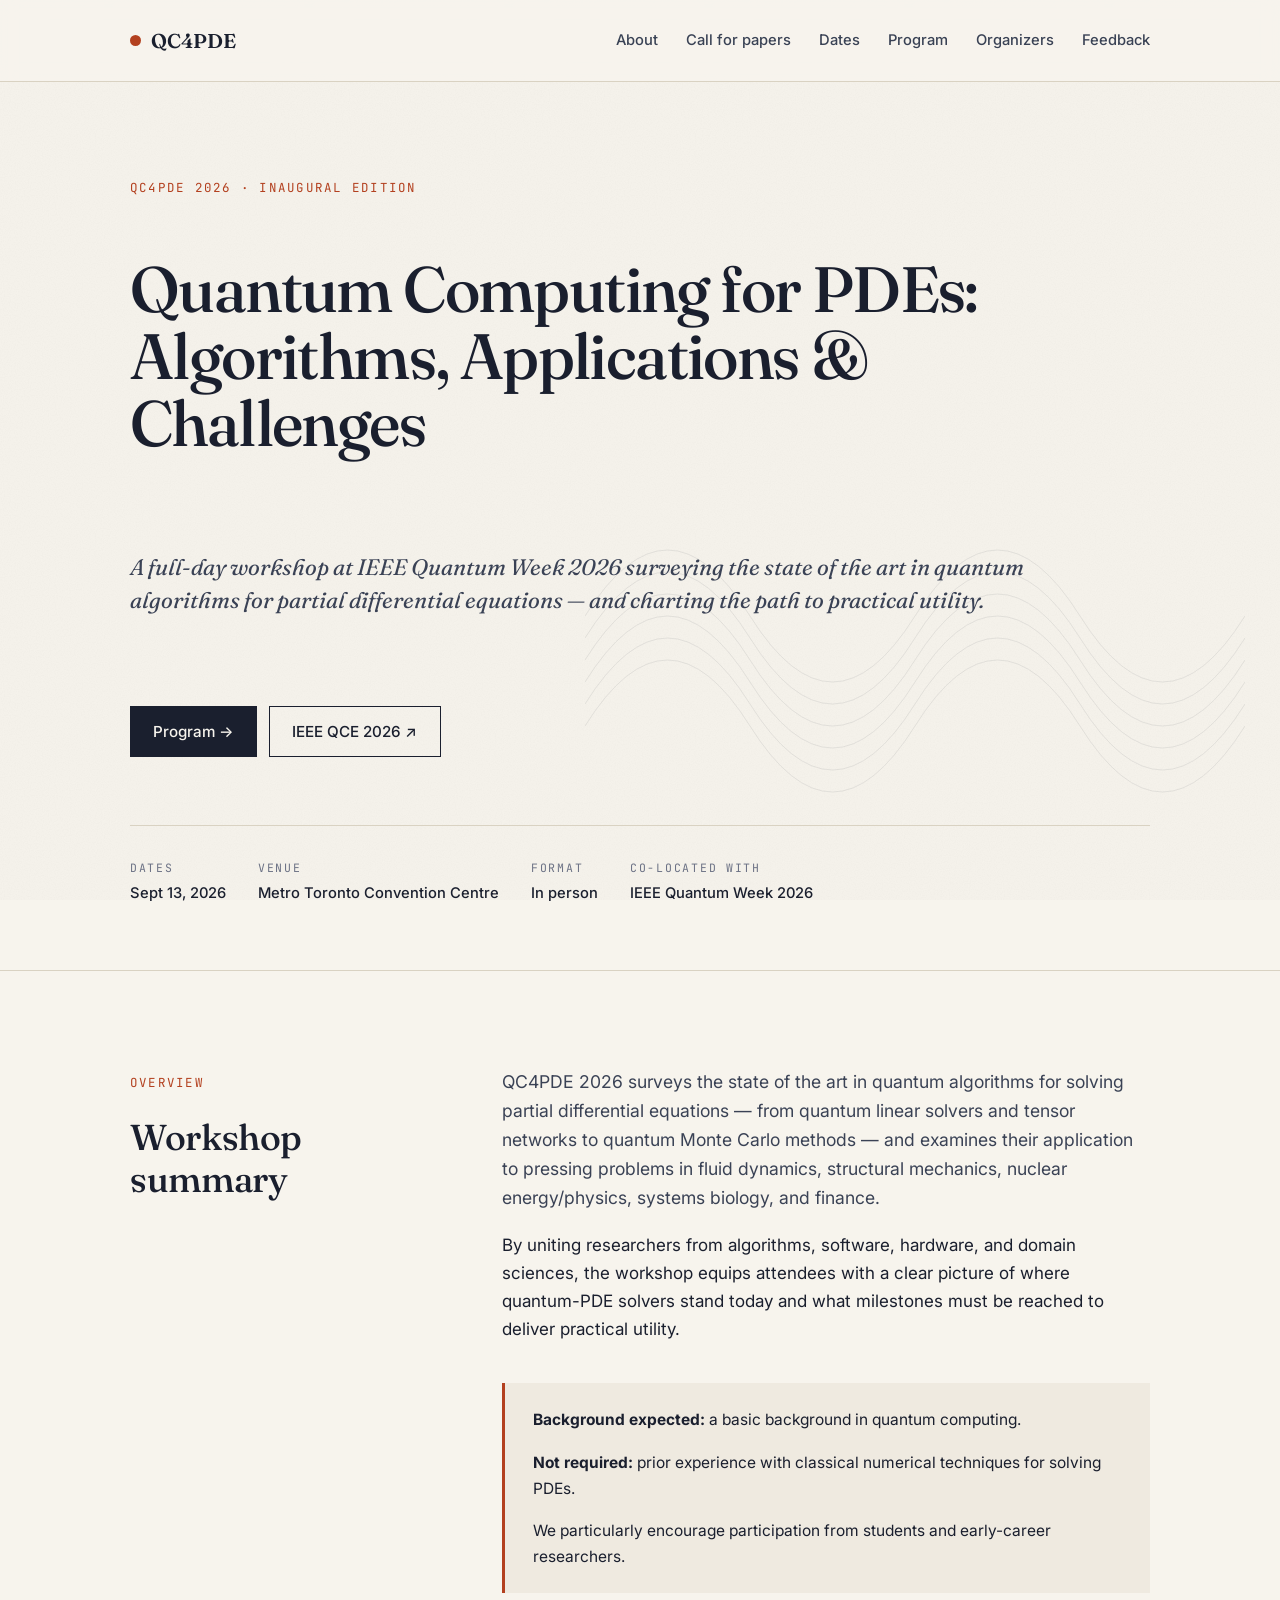
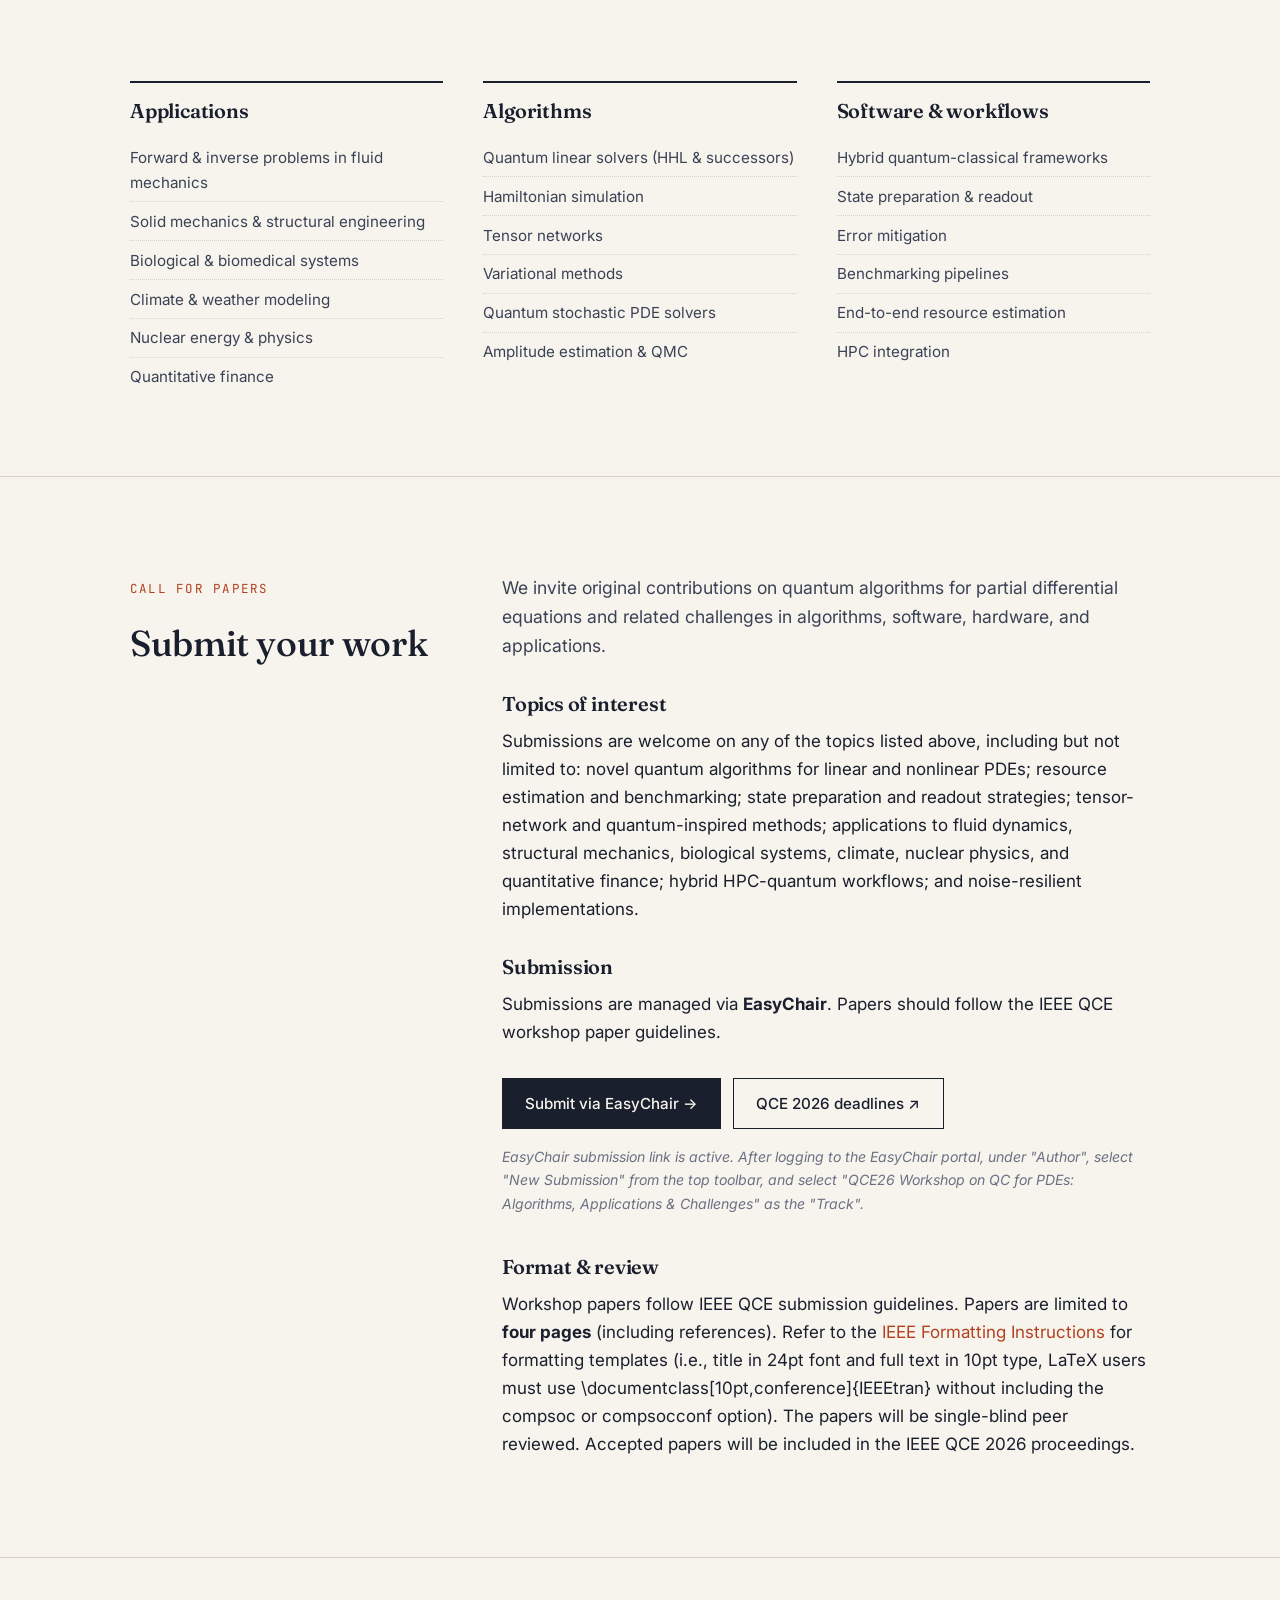
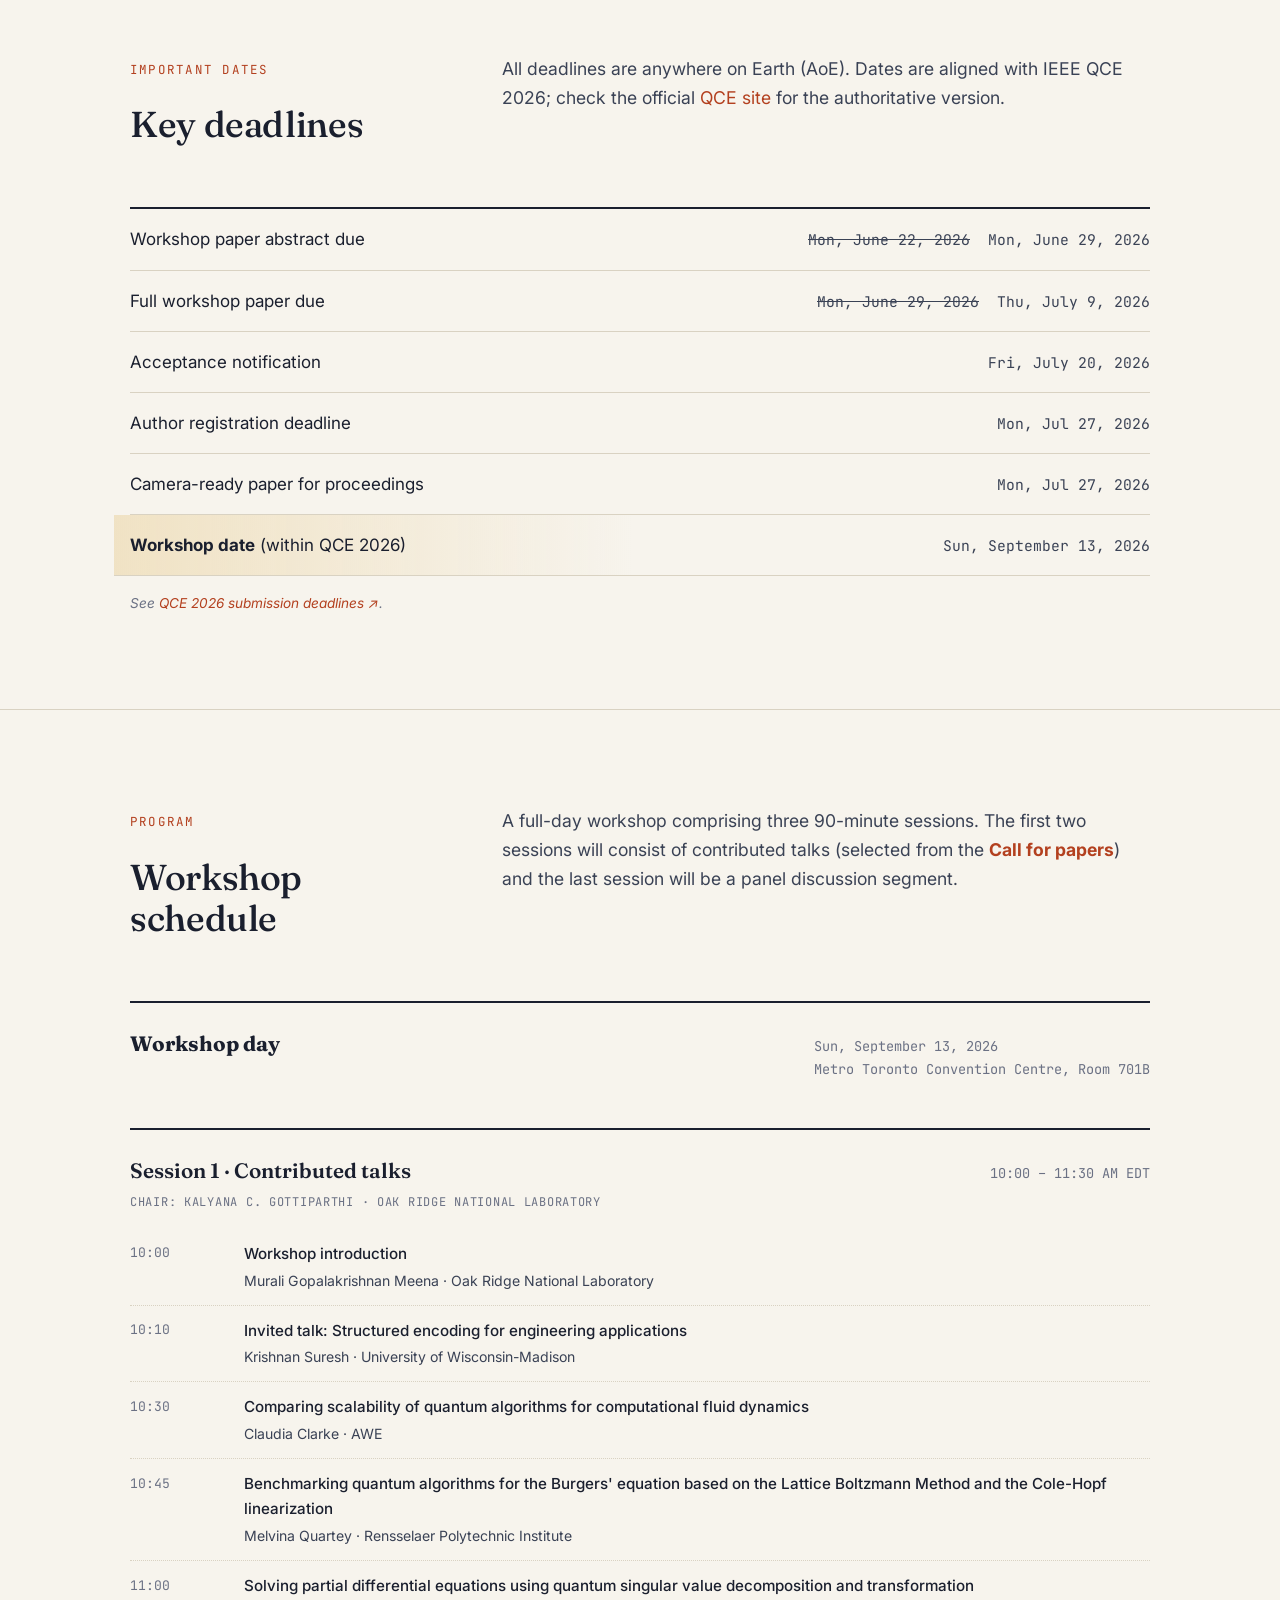
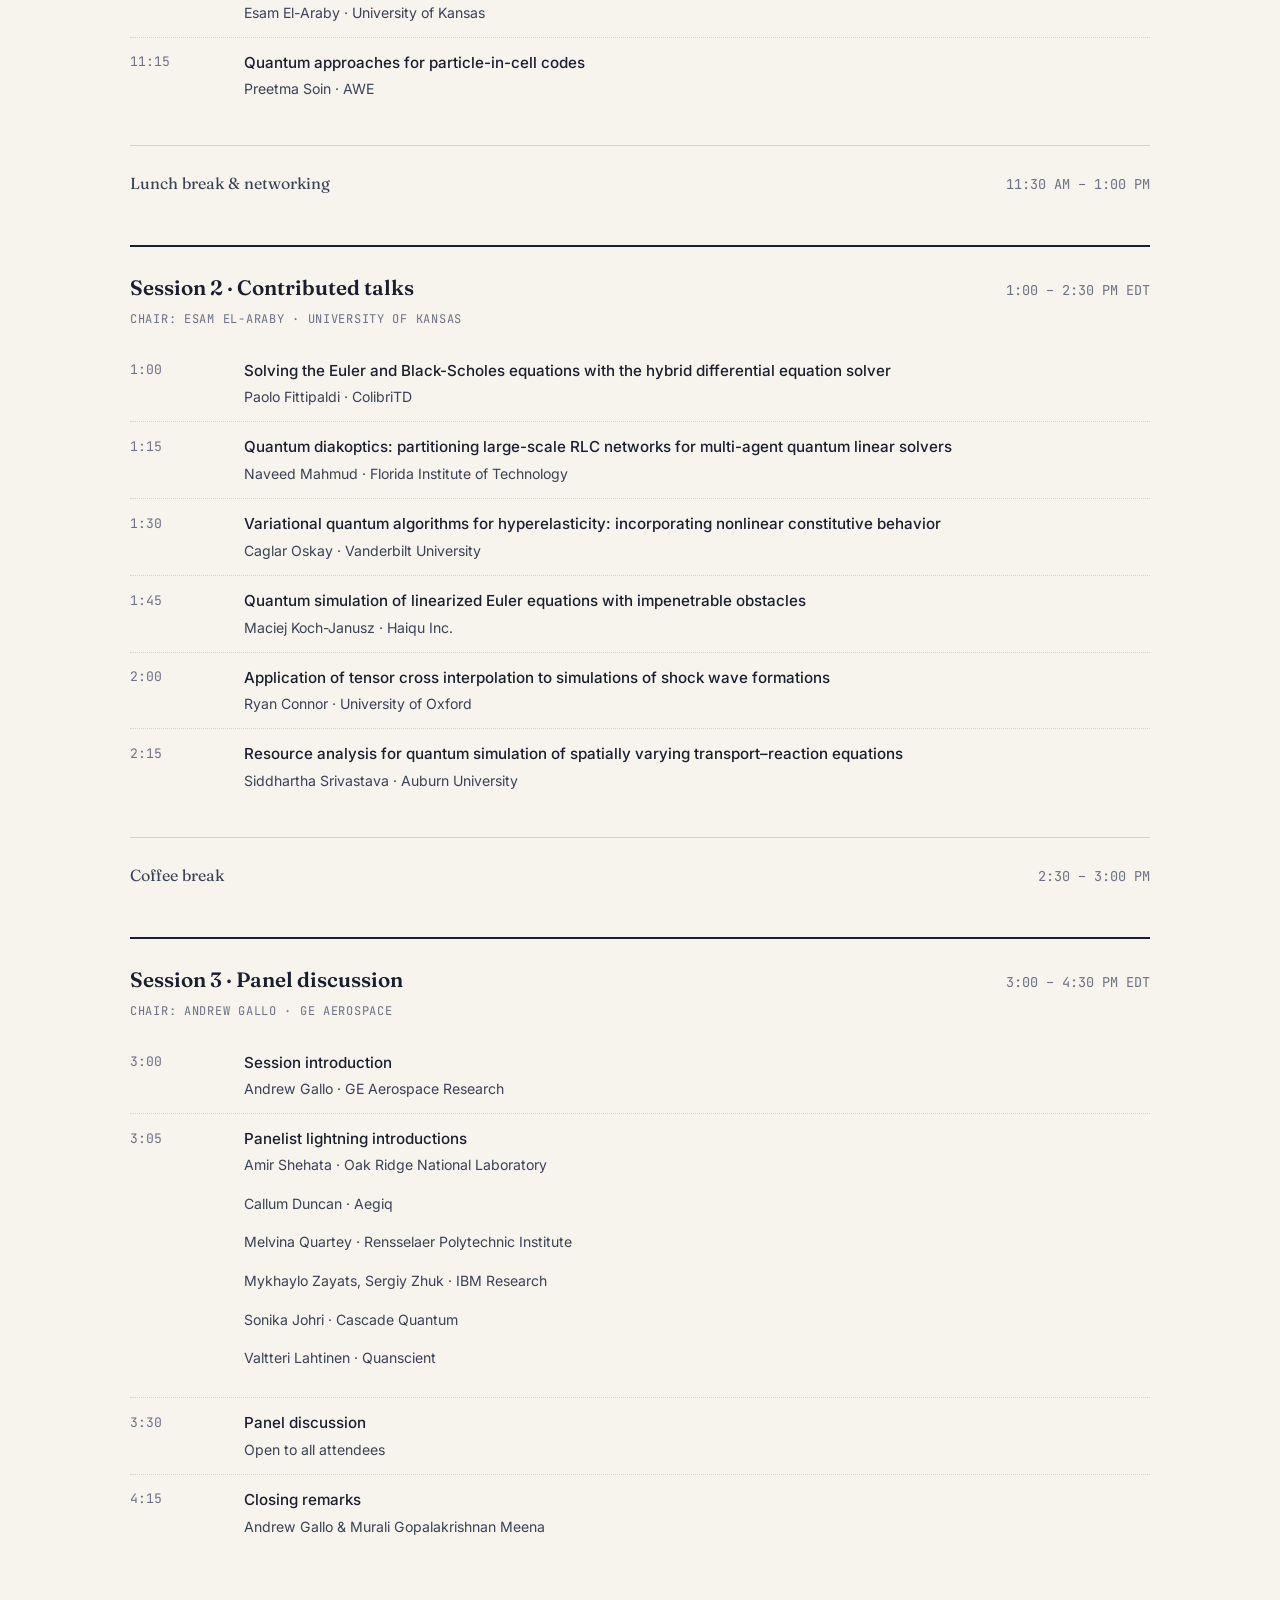
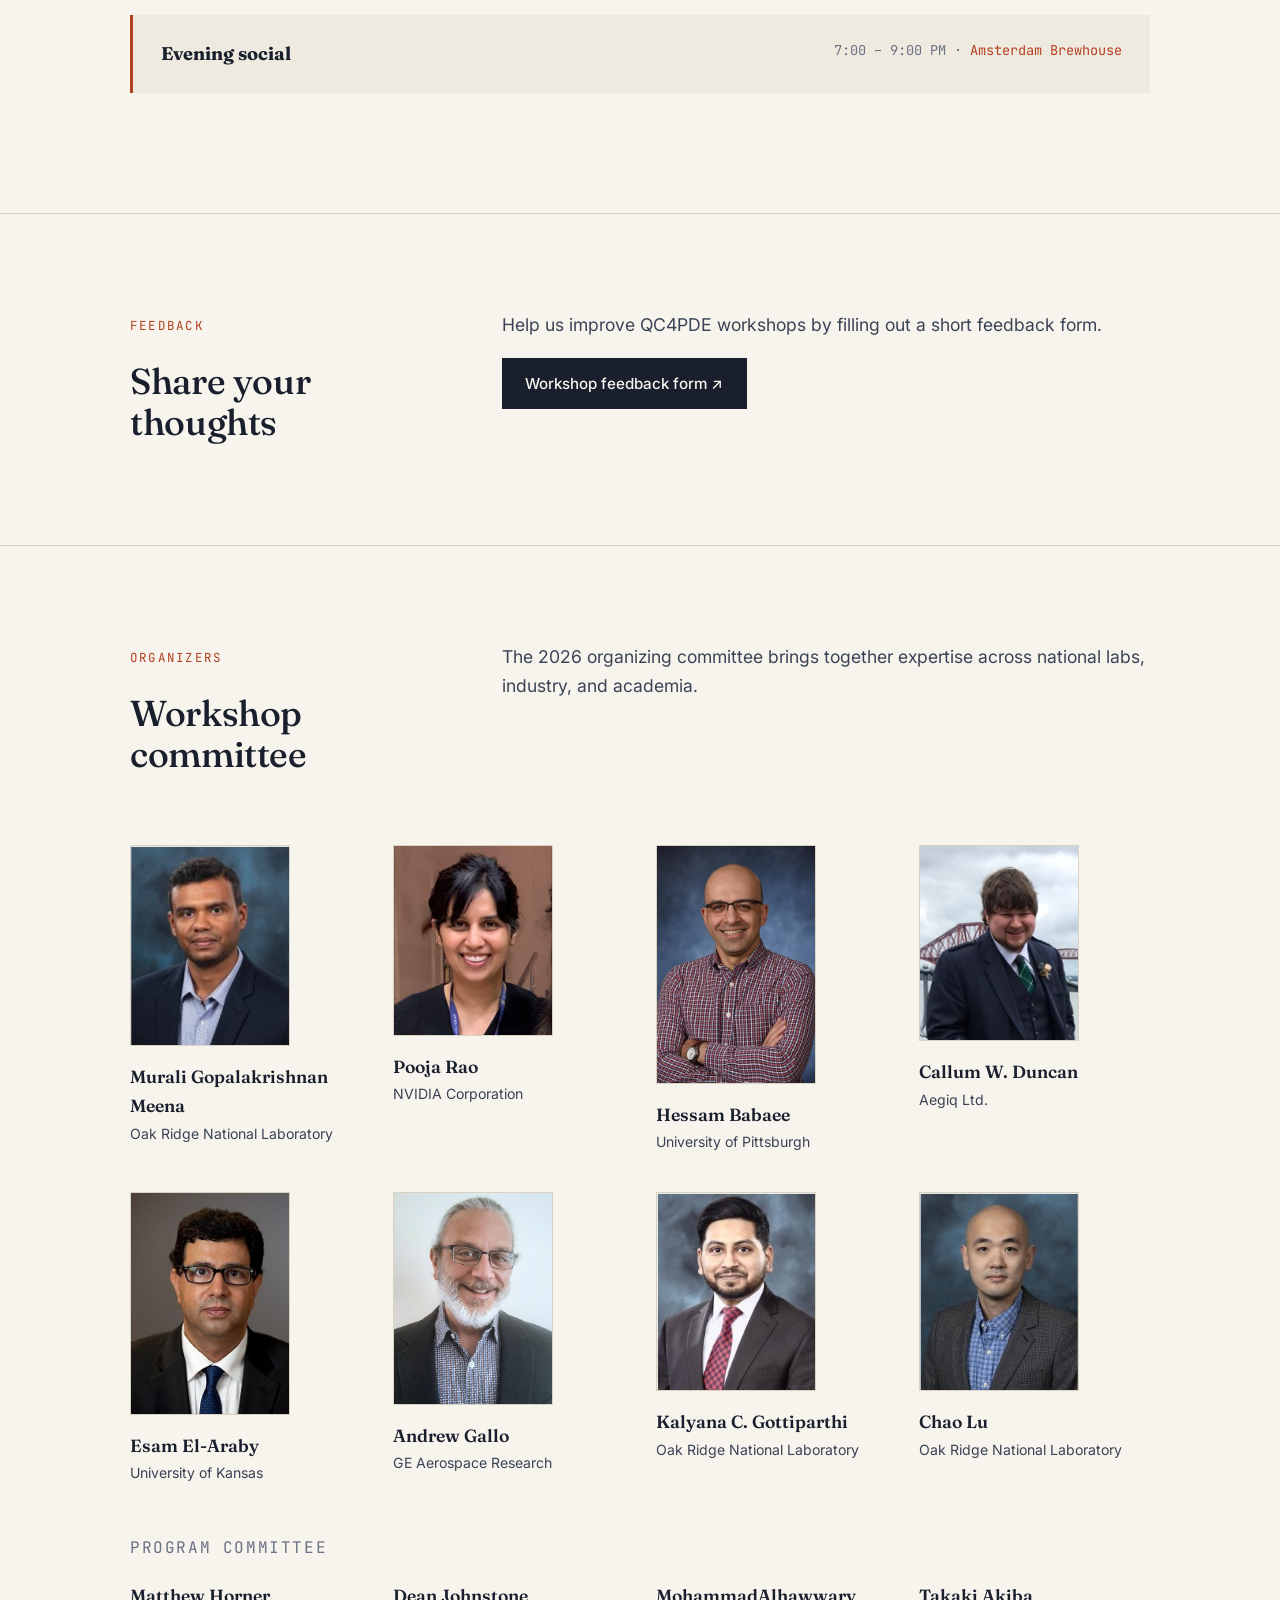
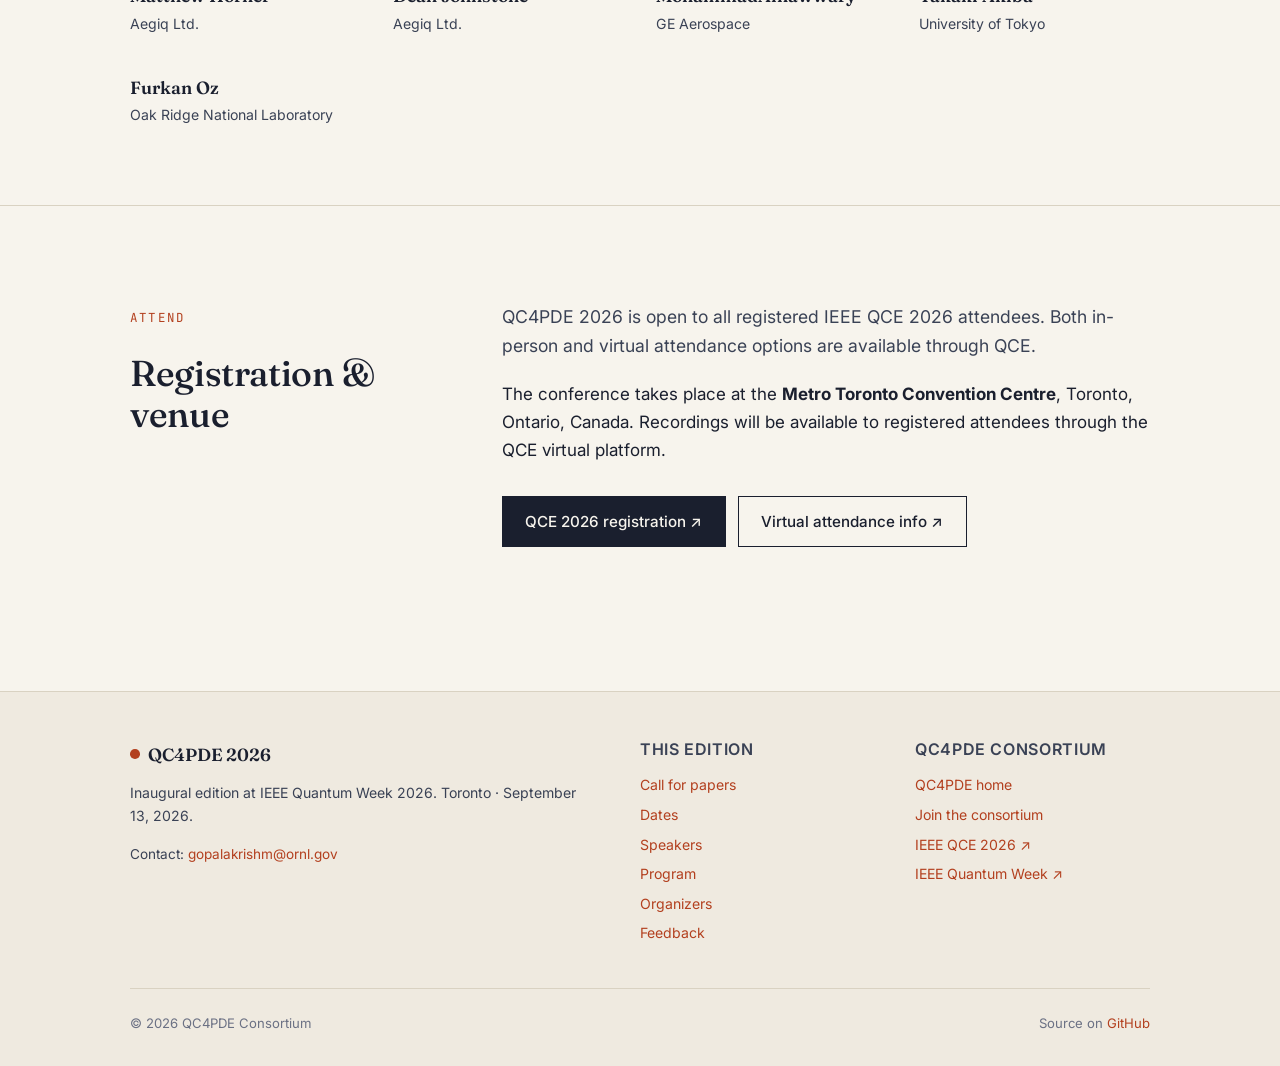
<file: events/2026-qce/index.html>
<!DOCTYPE html>
<html lang="en">
<head>
<meta charset="UTF-8">
<meta name="viewport" content="width=device-width, initial-scale=1.0">
<title>QC4PDE @ 2026 IEEE QCE</title>
<meta name="description" content="Quantum Computing for PDEs workshop at IEEE Quantum Week 2026, Toronto, September 13, 2026.">
<link rel="stylesheet" href="../../assets/css/style.css">
</head>
<body>

<header class="site-header">
  <div class="wrap">
    <a href="../../index.html" class="brand"><span class="brand-mark"></span>QC4PDE</a>
    <nav class="primary">
      <a href="#about">About</a>
      <a href="#cfp">Call for papers</a>
      <a href="#dates">Dates</a>
      <a href="#program">Program</a>
      <a href="#organizers">Organizers</a>
      <a href="#feedback">Feedback</a>
    </nav>
  </div>
</header>

<main>

<section class="hero">
  <div class="wrap">
    <span class="eyebrow">QC4PDE 2026 · Inaugural Edition</span>
    <h1>Quantum Computing for PDEs:<br>Algorithms, Applications &amp; Challenges</h1>
    <p class="hero-deck">
      A full-day workshop at IEEE Quantum Week 2026 surveying the state of the art in quantum algorithms for partial differential equations — and charting the path to practical utility.
    </p>
    <div class="cta-row">
      <a class="btn" href="#program">Program →</a>
      <a class="btn btn-outline" href="https://qce.quantum.ieee.org/2026/" target="_blank" rel="noopener">IEEE QCE 2026 ↗</a>
    </div>
    <div class="hero-meta">
      <div>
        <span class="label">Dates</span>
        <span class="value">Sept 13, 2026</span>
      </div>
      <div>
        <span class="label">Venue</span>
        <span class="value">Metro Toronto Convention Centre</span>
      </div>
      <div>
        <span class="label">Format</span>
        <span class="value">In person</span>
      </div>
      <div>
        <span class="label">Co-located with</span>
        <span class="value">IEEE Quantum Week 2026</span>
      </div>
    </div>

    <svg class="hero-wave" viewBox="0 0 600 400" xmlns="http://www.w3.org/2000/svg" aria-hidden="true">
      <g fill="none" stroke="#1a1f2e" stroke-width="0.6">
        <path d="M0 200 Q 75 80, 150 200 T 300 200 T 450 200 T 600 200" />
        <path d="M0 220 Q 75 100, 150 220 T 300 220 T 450 220 T 600 220" />
        <path d="M0 240 Q 75 120, 150 240 T 300 240 T 450 240 T 600 240" />
        <path d="M0 260 Q 75 140, 150 260 T 300 260 T 450 260 T 600 260" />
        <path d="M0 280 Q 75 160, 150 280 T 300 280 T 450 280 T 600 280" />
        <path d="M0 300 Q 75 180, 150 300 T 300 300 T 450 300 T 600 300" />
      </g>
    </svg>
  </div>
</section>

<section id="about">
  <div class="wrap">
    <div class="two-col">
      <div><span class="eyebrow">Overview</span><h2>Workshop summary</h2></div>
      <div>
        <p class="lead">
          QC4PDE 2026 surveys the state of the art in quantum algorithms for solving partial differential equations — from quantum linear solvers and tensor networks to quantum Monte Carlo methods — and examines their application to pressing problems in fluid dynamics, structural mechanics, nuclear energy/physics, systems biology, and finance.
        </p>
        <p>
          By uniting researchers from algorithms, software, hardware, and domain sciences, the workshop equips attendees with a clear picture of where quantum-PDE solvers stand today and what milestones must be reached to deliver practical utility.
        </p>

        <div class="callout">
          <p><strong>Background expected:</strong> a basic background in quantum computing.</p>
          <p><strong>Not required:</strong> prior experience with classical numerical techniques for solving PDEs.</p>
          <p>We particularly encourage participation from students and early-career researchers.</p>
        </div>
      </div>
    </div>

    <div class="topic-grid">
      <div class="topic">
        <h3>Applications</h3>
        <ul>
          <li>Forward &amp; inverse problems in fluid mechanics</li>
          <li>Solid mechanics &amp; structural engineering</li>
          <li>Biological &amp; biomedical systems</li>
          <li>Climate &amp; weather modeling</li>
          <li>Nuclear energy &amp; physics</li>
          <li>Quantitative finance</li>
        </ul>
      </div>
      <div class="topic">
        <h3>Algorithms</h3>
        <ul>
          <li>Quantum linear solvers (HHL &amp; successors)</li>
          <li>Hamiltonian simulation</li>
          <li>Tensor networks</li>
          <li>Variational methods</li>
          <li>Quantum stochastic PDE solvers</li>
          <li>Amplitude estimation &amp; QMC</li>
        </ul>
      </div>
      <div class="topic">
        <h3>Software &amp; workflows</h3>
        <ul>
          <li>Hybrid quantum-classical frameworks</li>
          <li>State preparation &amp; readout</li>
          <li>Error mitigation</li>
          <li>Benchmarking pipelines</li>
          <li>End-to-end resource estimation</li>
          <li>HPC integration</li>
        </ul>
      </div>
    </div>
  </div>
</section>

<section id="cfp">
  <div class="wrap">
    <div class="two-col">
      <div><span class="eyebrow">Call for papers</span><h2>Submit your work</h2></div>
      <div>
        <p class="lead">We invite original contributions on quantum algorithms for partial differential equations and related challenges in algorithms, software, hardware, and applications.</p>

        <h3 style="margin-top:2rem;">Topics of interest</h3>
        <p>Submissions are welcome on any of the topics listed above, including but not limited to: novel quantum algorithms for linear and nonlinear PDEs; resource estimation and benchmarking; state preparation and readout strategies; tensor-network and quantum-inspired methods; applications to fluid dynamics, structural mechanics, biological systems, climate, nuclear physics, and quantitative finance; hybrid HPC-quantum workflows; and noise-resilient implementations.</p>

        <h3 style="margin-top:2rem;">Submission</h3>
        <p>
          Submissions are managed via <strong>EasyChair</strong>. Papers should follow the IEEE QCE workshop paper guidelines.
        </p>
        <div class="cta-row">
          <a class="btn" href="https://easychair.org/conferences/?conf=qce26" target="_blank" id="easychair-link">Submit via EasyChair →</a>
          <a class="btn btn-outline" href="https://qce.quantum.ieee.org/2026/submission-deadlines/" target="_blank" rel="noopener">QCE 2026 deadlines ↗</a>
        </div>
        <p style="font-size:0.88rem; color:var(--ink-mute); margin-top:1rem;"><em>EasyChair submission link is active. After logging to the EasyChair portal, under "Author", select "New Submission" from the top toolbar, and select "QCE26 Workshop on QC for PDEs: Algorithms, Applications & Challenges" as the "Track".</em></p>

        <h3 style="margin-top:2.5rem;">Format &amp; review</h3>
        <p>Workshop papers follow IEEE QCE submission guidelines. Papers are limited to <strong>four pages</strong> (including references). Refer to the <a href="https://www.ieee.org/conferences/publishing/templates.html/" target="_blank" rel="noopener">IEEE Formatting Instructions</a> for formatting templates (i.e., title in 24pt font and full text in 10pt type, LaTeX users must use \documentclass[10pt,conference]{IEEEtran} without including the compsoc or compsocconf option). The papers will be single-blind peer reviewed. Accepted papers will be included in the IEEE QCE 2026 proceedings.</p>
      </div>
    </div>
  </div>
</section>

<section id="dates">
  <div class="wrap">
    <div class="two-col">
      <div><span class="eyebrow">Important dates</span><h2>Key deadlines</h2></div>
      <div>
        <p class="lead">All deadlines are anywhere on Earth (AoE). Dates are aligned with IEEE QCE 2026; check the official <a href="https://qce.quantum.ieee.org/2026/submission-deadlines/" target="_blank" rel="noopener">QCE site</a> for the authoritative version.</p>
      </div>
    </div>

    <div class="dates">
      <div class="row">
        <span class="label">Workshop paper abstract due</span>
        <span class="date"><s>Mon, June 22, 2026</s> &nbsp;Mon, June 29, 2026</span>
      </div>
      <div class="row">
        <span class="label">Full workshop paper due</span>
        <span class="date"><s>Mon, June 29, 2026</s> &nbsp;Thu, July 9, 2026</span>
      </div>
      <div class="row">
        <span class="label">Acceptance notification</span>
        <span class="date">Fri, July 20, 2026</span>
      </div>
      <div class="row">
        <span class="label">Author registration deadline</span>
        <span class="date">Mon, Jul 27, 2026</span>
      </div>
      <div class="row">
        <span class="label">Camera-ready paper for proceedings</span>
        <span class="date">Mon, Jul 27, 2026</span>
      </div>
      <div class="row upcoming">
        <span class="label"><strong>Workshop date</strong> (within QCE 2026)</span>
        <span class="date">Sun, September 13, 2026</span>
      </div>
    </div>
    <p class="tz-note">See <a href="https://qce.quantum.ieee.org/2026/submission-deadlines/" target="_blank" rel="noopener">QCE 2026 submission deadlines ↗</a>.</p>
  </div>
</section>

<section id="program">
  <div class="wrap">
    <div class="two-col">
      <div><span class="eyebrow">Program</span><h2>Workshop schedule</h2></div>
      <div>
        <p class="lead">A full-day workshop comprising three 90-minute sessions. The first two sessions will consist of contributed talks (selected from the <strong><a href="#cfp">Call for papers</a></strong>) and the last session will be a panel discussion segment. </p>
      </div>
    </div>

    <div class="program">

      <div class="session">
        <div class="session-head">
          <span class="session-title"><strong>Workshop day</strong></span>
          <span class="session-time">Sun, September 13, 2026<br>Metro Toronto Convention Centre, Room 701B</span>
        </div>
      </div>

      <div class="session">
        <div class="session-head">
          <span class="session-title">
            Session 1 · Contributed talks
            <span style="display:block; font-family:'JetBrains Mono',monospace; font-size:0.75rem; font-weight:400; color:var(--ink-mute); margin-top:0.3rem; text-transform:uppercase; letter-spacing:0.06em;">Chair: Kalyana C. Gottiparthi · Oak Ridge National Laboratory</span>
          </span>
          <span class="session-time">10:00 – 11:30 AM EDT</span>
        </div>
        <div class="slot">
          <span class="t">10:00</span>
          <span class="desc"><strong>Workshop introduction</strong><em>Murali Gopalakrishnan Meena · Oak Ridge National Laboratory</em></span>
        </div>
        <div class="slot">
          <span class="t">10:10</span>
          <span class="desc"><strong>Invited talk: Structured encoding for engineering applications</strong><em>Krishnan Suresh · University of Wisconsin-Madison</em></span>
        </div>
        <div class="slot">
          <span class="t">10:30</span>
          <span class="desc"><strong>Comparing scalability of quantum algorithms for computational fluid dynamics</strong><em>Claudia Clarke · AWE</em></span>
        </div>
        <div class="slot">
          <span class="t">10:45</span>
          <span class="desc"><strong>Benchmarking quantum algorithms for the Burgers' equation based on the Lattice Boltzmann Method and the Cole-Hopf linearization</strong><em>Melvina Quartey · Rensselaer Polytechnic Institute</em></span>
        </div>
        <div class="slot">
          <span class="t">11:00</span>
          <span class="desc"><strong>Solving partial differential equations using quantum singular value decomposition and transformation</strong><em>Esam El-Araby · University of Kansas</em></span>
        </div>
        <div class="slot">
          <span class="t">11:15</span>
          <span class="desc"><strong>Quantum approaches for particle-in-cell codes</strong><em>Preetma Soin · AWE</em></span>
        </div>
      </div>

      <div class="session" style="border-top:1px solid var(--rule);">
        <div class="session-head">
          <span class="session-title" style="font-size:1rem; font-weight:400; color:var(--ink-soft);">Lunch break &amp; networking</span>
          <span class="session-time">11:30 AM – 1:00 PM</span>
        </div>
      </div>

      <div class="session">
        <div class="session-head">
          <span class="session-title">
            Session 2 · Contributed talks
            <span style="display:block; font-family:'JetBrains Mono',monospace; font-size:0.75rem; font-weight:400; color:var(--ink-mute); margin-top:0.3rem; text-transform:uppercase; letter-spacing:0.06em;">Chair: Esam El-Araby · University of Kansas</span>
          </span>
          <span class="session-time">1:00 – 2:30 PM EDT</span>
        </div>
        <div class="slot">
          <span class="t">1:00</span>
          <span class="desc"><strong>Solving the Euler and Black-Scholes equations with the hybrid differential equation solver</strong><em>Paolo Fittipaldi · ColibriTD</em></span>
        </div>
        <div class="slot">
          <span class="t">1:15</span>
          <span class="desc"><strong>Quantum diakoptics: partitioning large-scale RLC networks for multi-agent quantum linear solvers</strong><em>Naveed Mahmud · Florida Institute of Technology</em></span>
        </div>
        <div class="slot">
          <span class="t">1:30</span>
          <span class="desc"><strong>Variational quantum algorithms for hyperelasticity: incorporating nonlinear constitutive behavior</strong><em>Caglar Oskay · Vanderbilt University</em></span>
        </div>
        <div class="slot">
          <span class="t">1:45</span>
          <span class="desc"><strong>Quantum simulation of linearized Euler equations with impenetrable obstacles</strong><em>Maciej Koch-Janusz · Haiqu Inc.</em></span>
        </div>
        <div class="slot">
          <span class="t">2:00</span>
          <span class="desc"><strong>Application of tensor cross interpolation to simulations of shock wave formations</strong><em>Ryan Connor · University of Oxford</em></span>
        </div>
        <div class="slot">
          <span class="t">2:15</span>
          <span class="desc"><strong>Resource analysis for quantum simulation of spatially varying transport–reaction equations</strong><em>Siddhartha Srivastava · Auburn University</em></span>
        </div>
      </div>

      <div class="session" style="border-top:1px solid var(--rule);">
        <div class="session-head">
          <span class="session-title" style="font-size:1rem; font-weight:400; color:var(--ink-soft);">Coffee break</span>
          <span class="session-time">2:30 – 3:00 PM</span>
        </div>
      </div>

      <div class="session">
        <div class="session-head">
          <span class="session-title">
            Session 3 · Panel discussion
            <span style="display:block; font-family:'JetBrains Mono',monospace; font-size:0.75rem; font-weight:400; color:var(--ink-mute); margin-top:0.3rem; text-transform:uppercase; letter-spacing:0.06em;">Chair: Andrew Gallo · GE Aerospace</span>
          </span>
          <span class="session-time">3:00 – 4:30 PM EDT</span>
        </div>
        <div class="slot">
          <span class="t">3:00</span>
          <span class="desc"><strong>Session introduction</strong><em>Andrew Gallo · GE Aerospace Research</em></span>
        </div>
        <div class="slot">
          <span class="t">3:05</span>
          <span class="desc">
            <strong>Panelist lightning introductions</strong>
            <em>
              <p>Amir Shehata · Oak Ridge National Laboratory</p>
              <p>Callum Duncan · Aegiq</p>
              <p>Melvina Quartey · Rensselaer Polytechnic Institute</p>
              <p>Mykhaylo Zayats, Sergiy Zhuk · IBM Research</p> 
              <p>Sonika Johri · Cascade Quantum</p>
              <p>Valtteri Lahtinen · Quanscient</p>
            </em>
          </span>
        </div>
        <div class="slot">
          <span class="t">3:30</span>
          <span class="desc"><strong>Panel discussion</strong><em>Open to all attendees</em></span>
        </div>
        <div class="slot">
          <span class="t">4:15</span>
          <span class="desc"><strong>Closing remarks</strong><em>Andrew Gallo &amp; Murali Gopalakrishnan Meena</em></span>
        </div>
      </div>

      <div class="callout" style="margin-top:2rem;">
        <strong style="font-family:'Fraunces',serif; font-size:1.15rem;">Evening social</strong>
        <span style="float:right; font-family:'JetBrains Mono',monospace; font-size:0.85rem; color:var(--ink-mute);">7:00 – 9:00 PM · <a href="https://maps.app.goo.gl/N6pHPJozBUjpr6PN8/" target="_blank" rel="noopener">Amsterdam Brewhouse</a></span>
      </div>

    </div>
  </div>
</section>

<section id="feedback">
  <div class="wrap">
    <div class="two-col">
      <div><span class="eyebrow">Feedback</span><h2>Share your thoughts</h2></div>
      <div>
        <p class="lead">Help us improve QC4PDE workshops by filling out a short feedback form.</p>
        <a class="btn" href="https://forms.gle/u6ncDBj7AH6o39LH9" target="_blank" rel="noopener">Workshop feedback form ↗</a>
      </div>
    </div>
  </div>
</section>

<section id="organizers">
  <div class="wrap">
    <div class="two-col">
      <div><span class="eyebrow">Organizers</span><h2>Workshop committee</h2></div>
      <div>
        <p class="lead">The 2026 organizing committee brings together expertise across national labs, industry, and academia.</p>
      </div>
    </div>

    <div class="people">
      <div class="person">
        <!-- <div class="role">Main contact</div> -->
        <img class="photo" src="../../assets/img/people/murali.jpg" alt="Murali Gopalakrishnan Meena">
        <div class="name">Murali Gopalakrishnan Meena</div>
        <div class="affil">Oak Ridge National Laboratory</div>
        <!-- <a href="mailto:gopalakrishm@ornl.gov">gopalakrishm@ornl.gov</a> -->
      </div>
      <div class="person">
        <!-- <div class="role">Co-organizer</div> -->
        <img class="photo" src="../../assets/img/people/pooja.jpg" alt="Pooja Rao">
        <div class="name">Pooja Rao</div>
        <div class="affil">NVIDIA Corporation</div>
      </div>
      <div class="person">
        <!-- <div class="role">Co-organizer</div> -->
        <img class="photo" src="../../assets/img/people/hessam.jpg" alt="Hessam Babaee">
        <div class="name">Hessam Babaee</div>
        <div class="affil">University of Pittsburgh</div>
      </div>
      <div class="person">
        <!-- <div class="role">Co-organizer</div> -->
        <img class="photo" src="../../assets/img/people/callum.jpg" alt="Callum W. Duncan">
        <div class="name">Callum W. Duncan</div>
        <div class="affil">Aegiq Ltd.</div>
      </div>
      <div class="person">
        <!-- <div class="role">Co-organizer</div> -->
        <img class="photo" src="../../assets/img/people/esam.jpg" alt="Esam El-Araby">
        <div class="name">Esam El-Araby</div>
        <div class="affil">University of Kansas</div>
      </div>
      <div class="person">
        <!-- <div class="role">Co-organizer</div> -->
        <img class="photo" src="../../assets/img/people/andy.jpg" alt="Andrew Gallo">
        <div class="name">Andrew Gallo</div>
        <div class="affil">GE Aerospace Research</div>
      </div>
      <div class="person">
        <!-- <div class="role">Co-organizer</div> -->
        <img class="photo" src="../../assets/img/people/kalyan.jpg" alt="Kalyana C. Gottiparthi">
        <div class="name">Kalyana C. Gottiparthi</div>
        <div class="affil">Oak Ridge National Laboratory</div>
      </div>
      <div class="person">
        <!-- <div class="role">Co-organizer</div> -->
        <img class="photo" src="../../assets/img/people/chao.jpg" alt="Chao Lu">
        <div class="name">Chao Lu</div>
        <div class="affil">Oak Ridge National Laboratory</div>
      </div>
    </div>

    <h3 style="margin-top:3.5rem; font-size:1rem; text-transform:uppercase; letter-spacing:0.1em; color:var(--ink-mute); font-family:'JetBrains Mono',monospace; font-weight:400;">Program Committee</h3>
    <div class="people" style="margin-top:1.5rem; grid-template-columns: repeat(auto-fill, minmax(180px, 1fr));">
      <div class="person">
        <div class="name">Matthew Horner</div>
        <div class="affil">Aegiq Ltd.</div>
      </div>
      <div class="person">
        <div class="name">Dean Johnstone</div>
        <div class="affil">Aegiq Ltd.</div>
      </div>
      <div class="person">
        <div class="name">MohammadAlhawwary</div>
        <div class="affil">GE Aerospace</div>
      </div>
      <div class="person">
        <div class="name">Takaki Akiba</div>
        <div class="affil">University of Tokyo</div>
      </div>
      <div class="person">
        <div class="name">Furkan Oz</div>
        <div class="affil">Oak Ridge National Laboratory</div>
      </div>
    </div>
  </div>
</section>

<section id="register">
  <div class="wrap">
    <div class="two-col">
      <div><span class="eyebrow">Attend</span><h2>Registration &amp; venue</h2></div>
      <div>
        <p class="lead">QC4PDE 2026 is open to all registered IEEE QCE 2026 attendees. Both in-person and virtual attendance options are available through QCE.</p>
        <p>The conference takes place at the <strong>Metro Toronto Convention Centre</strong>, Toronto, Ontario, Canada. Recordings will be available to registered attendees through the QCE virtual platform.</p>
        <div class="cta-row">
          <a class="btn" href="https://qce.quantum.ieee.org/2026/" target="_blank" rel="noopener">QCE 2026 registration ↗</a>
          <a class="btn btn-outline" href="https://qce.quantum.ieee.org/2026/attend/in-person-event-with-virtual-component/" target="_blank" rel="noopener">Virtual attendance info ↗</a>
        </div>
      </div>
    </div>
  </div>
</section>

</main>

<footer class="site-footer">
  <div class="wrap">
    <div class="foot-grid">
      <div>
        <div class="brand" style="font-size:1.1rem;"><span class="brand-mark"></span>QC4PDE 2026</div>
        <p style="margin-top:0.75rem; max-width:32em;">Inaugural edition at IEEE Quantum Week 2026. Toronto · September 13, 2026.</p>
        <p style="font-size:0.85rem;">Contact: <a href="mailto:gopalakrishm@ornl.gov">gopalakrishm@ornl.gov</a></p>
      </div>
      <div>
        <h4>This edition</h4>
        <ul>
          <li><a href="#cfp">Call for papers</a></li>
          <li><a href="#dates">Dates</a></li>
          <li><a href="#speakers">Speakers</a></li>
          <li><a href="#program">Program</a></li>
          <li><a href="#organizers">Organizers</a></li>
          <li><a href="#feedback">Feedback</a></li>
        </ul>
      </div>
      <div>
        <h4>QC4PDE Consortium</h4>
        <ul>
          <li><a href="../../index.html">QC4PDE home</a></li>
          <li><a href="../../index.html#join">Join the consortium</a></li>
          <li><a href="https://qce.quantum.ieee.org/2026/" target="_blank" rel="noopener">IEEE QCE 2026 ↗</a></li>
          <li><a href="https://qce.quantum.ieee.org/" target="_blank" rel="noopener">IEEE Quantum Week ↗</a></li>
        </ul>
      </div>
    </div>
    <div class="copyright">
      <span>© 2026 QC4PDE Consortium</span>
      <span>Source on <a href="https://github.com/qc4pde/qc4pde.github.io">GitHub</a></span>
    </div>
  </div>
</footer>

</body>
</html>
</file>
<file: assets/css/style.css>
/* ============================================================
   QC4PDE — Quantum Computing for PDEs Workshop
   Stylesheet
   Aesthetic: editorial-academic, restrained, with scientific
   texture. Dark ink on warm paper, with a single accent.
   ============================================================ */

/* ---------- Fonts ---------- */
@import url('https://fonts.googleapis.com/css2?family=Fraunces:opsz,wght@9..144,400;9..144,500;9..144,600;9..144,700&family=Inter:wght@400;500;600&family=JetBrains+Mono:wght@400;500&display=swap');

/* ---------- Tokens ---------- */
:root {
  --paper: #f7f4ed;
  --paper-deep: #efeae0;
  --ink: #1a1f2e;
  --ink-soft: #3a4255;
  --ink-mute: #6b7184;
  --rule: #d9d2c2;
  --accent: #b3401f;        /* warm rust — distinct from "quantum purple" */
  --accent-soft: #d97550;
  --highlight: #f0e2c4;     /* used for subtle background blocks */
  --max: 1100px;
  --gutter: clamp(1rem, 4vw, 2.5rem);
}

* { box-sizing: border-box; }

html { scroll-behavior: smooth; }

body {
  margin: 0;
  background: var(--paper);
  color: var(--ink);
  font-family: 'Inter', -apple-system, system-ui, sans-serif;
  font-size: 17px;
  line-height: 1.65;
  -webkit-font-smoothing: antialiased;
  text-rendering: optimizeLegibility;
}

/* Subtle paper texture using SVG noise */
body::before {
  content: '';
  position: fixed;
  inset: 0;
  pointer-events: none;
  background-image: url("data:image/svg+xml;utf8,<svg xmlns='http://www.w3.org/2000/svg' width='200' height='200'><filter id='n'><feTurbulence type='fractalNoise' baseFrequency='0.85' numOctaves='2'/><feColorMatrix values='0 0 0 0 0 0 0 0 0 0 0 0 0 0 0 0 0 0 0.04 0'/></filter><rect width='100%' height='100%' filter='url(%23n)'/></svg>");
  opacity: 0.6;
  z-index: 0;
  mix-blend-mode: multiply;
}

main, header, footer, nav { position: relative; z-index: 1; }

/* ---------- Typography ---------- */
h1, h2, h3, h4 {
  font-family: 'Fraunces', Georgia, serif;
  font-weight: 600;
  letter-spacing: -0.01em;
  line-height: 1.15;
  margin: 0 0 0.6em;
  color: var(--ink);
}

h1 {
  font-size: clamp(2.4rem, 5.5vw, 4rem);
  font-weight: 500;
  letter-spacing: -0.025em;
  line-height: 1.05;
}

h2 {
  font-size: clamp(1.6rem, 3vw, 2.25rem);
  font-weight: 500;
}

h3 {
  font-size: 1.25rem;
  font-weight: 600;
}

h4 {
  font-size: 1rem;
  font-family: 'Inter', sans-serif;
  font-weight: 600;
  letter-spacing: 0.04em;
  text-transform: uppercase;
  color: var(--ink-soft);
}

p { margin: 0 0 1.1em; }

a {
  color: var(--accent);
  text-decoration: none;
  border-bottom: 1px solid transparent;
  transition: border-color 0.15s ease, color 0.15s ease;
}

a:hover {
  color: var(--ink);
  border-bottom-color: var(--accent);
}

code, .mono {
  font-family: 'JetBrains Mono', ui-monospace, Menlo, monospace;
  font-size: 0.9em;
}

.eyebrow {
  font-family: 'JetBrains Mono', monospace;
  font-size: 0.78rem;
  text-transform: uppercase;
  letter-spacing: 0.18em;
  color: var(--accent);
  margin-bottom: 1.5rem;
  display: inline-block;
}

/* ---------- Layout ---------- */
.wrap {
  max-width: var(--max);
  margin: 0 auto;
  padding: 0 var(--gutter);
}

section {
  padding: 5rem 0;
  border-top: 1px solid var(--rule);
}

section:first-of-type { border-top: none; }

/* ---------- Header / Nav ---------- */
header.site-header {
  padding: 1.5rem 0;
  border-bottom: 1px solid var(--rule);
  background: var(--paper);
  position: sticky;
  top: 0;
  z-index: 50;
  backdrop-filter: blur(8px);
  background: rgba(247, 244, 237, 0.92);
}

header.site-header .wrap {
  display: flex;
  justify-content: space-between;
  align-items: center;
  gap: 2rem;
}

.brand {
  font-family: 'Fraunces', serif;
  font-size: 1.25rem;
  font-weight: 600;
  color: var(--ink);
  border: none;
  letter-spacing: -0.01em;
}

.brand:hover { color: var(--accent); border: none; }

.brand .brand-mark {
  display: inline-block;
  width: 0.55em;
  height: 0.55em;
  background: var(--accent);
  border-radius: 50%;
  margin-right: 0.5em;
  vertical-align: 0.1em;
}

nav.primary {
  display: flex;
  gap: 1.75rem;
  flex-wrap: wrap;
}

nav.primary a {
  color: var(--ink-soft);
  font-size: 0.92rem;
  font-weight: 500;
  border: none;
}

nav.primary a:hover { color: var(--accent); border: none; }

nav.primary a.current {
  color: var(--ink);
  border-bottom: 1.5px solid var(--accent);
  padding-bottom: 2px;
}

/* ---------- Hero ---------- */
.hero {
  padding: 6rem 0 4rem;
  position: relative;
  overflow: hidden;
  border-top: none;
}

.hero .wrap {
  display: grid;
  grid-template-columns: minmax(0, 1fr);
  gap: 2rem;
  position: relative;
}

.hero-meta {
  display: flex;
  flex-wrap: wrap;
  gap: 1.25rem 2rem;
  margin-top: 2.25rem;
  padding-top: 2rem;
  border-top: 1px solid var(--rule);
  font-size: 0.92rem;
}

.hero-meta div {
  display: flex;
  flex-direction: column;
  gap: 0.25rem;
}

.hero-meta .label {
  font-family: 'JetBrains Mono', monospace;
  font-size: 0.72rem;
  text-transform: uppercase;
  letter-spacing: 0.15em;
  color: var(--ink-mute);
}

.hero-meta .value { color: var(--ink); font-weight: 500; }

.hero-deck {
  font-family: 'Fraunces', serif;
  font-style: italic;
  font-size: clamp(1.15rem, 1.8vw, 1.4rem);
  line-height: 1.5;
  color: var(--ink-soft);
  max-width: 42em;
  margin-top: 1.5rem;
}

/* PDE wave decoration in hero */
.hero-wave {
  position: absolute;
  right: -5%;
  top: 30%;
  width: 60%;
  max-width: 700px;
  opacity: 0.12;
  pointer-events: none;
  z-index: 0;
}

/* ---------- CTA buttons ---------- */
.cta-row {
  display: flex;
  flex-wrap: wrap;
  gap: 0.75rem;
  margin-top: 2rem;
}

.btn {
  display: inline-block;
  padding: 0.75rem 1.4rem;
  font-size: 0.95rem;
  font-weight: 500;
  border: 1px solid var(--ink);
  border-radius: 0;
  background: var(--ink);
  color: var(--paper);
  cursor: pointer;
  transition: background 0.15s, color 0.15s;
}

.btn:hover {
  background: var(--accent);
  border-color: var(--accent);
  color: var(--paper);
}

.btn-outline {
  background: transparent;
  color: var(--ink);
}

.btn-outline:hover {
  background: var(--ink);
  color: var(--paper);
  border-color: var(--ink);
}

/* ---------- Topic columns ---------- */
.topic-grid {
  display: grid;
  grid-template-columns: repeat(auto-fit, minmax(260px, 1fr));
  gap: 2.5rem;
  margin-top: 3rem;
}

.topic h3 {
  border-top: 2px solid var(--ink);
  padding-top: 1rem;
  margin-bottom: 1rem;
}

.topic ul {
  list-style: none;
  padding: 0;
  margin: 0;
  font-size: 0.95rem;
  color: var(--ink-soft);
}

.topic li {
  padding: 0.4rem 0;
  border-bottom: 1px dotted var(--rule);
}

.topic li:last-child { border-bottom: none; }

/* ---------- Dates table ---------- */
.dates {
  margin-top: 2.5rem;
  border-top: 2px solid var(--ink);
}

.dates .row {
  display: grid;
  grid-template-columns: 1fr auto;
  gap: 1rem;
  padding: 1rem 0;
  border-bottom: 1px solid var(--rule);
  align-items: baseline;
}

.dates .row.upcoming { background: linear-gradient(90deg, var(--highlight) 0%, transparent 50%); padding-left: 1rem; margin-left: -1rem; }

.dates .label { color: var(--ink); }
.dates .date { font-family: 'JetBrains Mono', monospace; font-size: 0.92rem; color: var(--ink-soft); white-space: nowrap; }
.dates .row.passed .label,
.dates .row.passed .date { color: var(--ink-mute); text-decoration: line-through; text-decoration-thickness: 1px; }

.tz-note {
  font-size: 0.85rem;
  color: var(--ink-mute);
  margin-top: 1rem;
  font-style: italic;
}

/* ---------- People grid (organizers, speakers) ---------- */
.people {
  display: grid;
  grid-template-columns: repeat(auto-fill, minmax(220px, 1fr));
  gap: 2.5rem 2rem;
  margin-top: 3rem;
}

.person {
  display: flex;
  flex-direction: column;
}

/* .person .photo {
  width: 100%;
  aspect-ratio: 1 / 1;
  object-fit: cover;
  margin-bottom: 1rem;
  background: var(--paper-deep);
  filter: grayscale(20%) contrast(0.95);
  transition: filter 0.3s ease;
} */

.person .photo {
  width: 100%;
  max-width: 160px;
  height: auto;
  margin-bottom: 1rem;
  background: var(--paper-deep);
  border: 1px solid var(--rule);
  display: block;
}

.person:hover .photo {
  filter: grayscale(0%) contrast(1);
}

.person .name {
  font-family: 'Fraunces', serif;
  font-size: 1.1rem;
  font-weight: 600;
  margin-bottom: 0.2rem;
  color: var(--ink);
}

.person .affil {
  font-size: 0.88rem;
  color: var(--ink-soft);
  line-height: 1.4;
}

.person .role {
  font-family: 'JetBrains Mono', monospace;
  font-size: 0.72rem;
  text-transform: uppercase;
  letter-spacing: 0.12em;
  color: var(--accent);
  margin-bottom: 0.5rem;
}

.person a { font-size: 0.85rem; }

/* ---------- Speaker list (compact) ---------- */
.speaker-list {
  list-style: none;
  padding: 0;
  margin: 2rem 0 0;
  columns: 2;
  column-gap: 3rem;
}

.speaker-list li {
  break-inside: avoid;
  padding: 0.6rem 0;
  border-bottom: 1px dotted var(--rule);
  font-size: 0.95rem;
}

.speaker-list .sp-name { font-weight: 500; color: var(--ink); }
.speaker-list .sp-affil { color: var(--ink-mute); font-size: 0.85rem; }

@media (max-width: 600px) { .speaker-list { columns: 1; } }

/* ---------- Program / agenda ---------- */
.program {
  margin-top: 2.5rem;
}

.session {
  border-top: 2px solid var(--ink);
  padding: 1.5rem 0 2rem;
}

.session-head {
  display: flex;
  justify-content: space-between;
  align-items: baseline;
  flex-wrap: wrap;
  gap: 1rem;
  margin-bottom: 1rem;
}

.session-title {
  font-family: 'Fraunces', serif;
  font-size: 1.3rem;
  font-weight: 600;
}

.session-time {
  font-family: 'JetBrains Mono', monospace;
  font-size: 0.85rem;
  color: var(--ink-mute);
}

.slot {
  display: grid;
  grid-template-columns: 90px 1fr;
  gap: 1.5rem;
  padding: 0.75rem 0;
  border-bottom: 1px dotted var(--rule);
  font-size: 0.95rem;
}

.slot:last-child { border-bottom: none; }

.slot .t {
  font-family: 'JetBrains Mono', monospace;
  font-size: 0.82rem;
  color: var(--ink-mute);
  padding-top: 0.1rem;
}

.slot .desc strong { color: var(--ink); font-weight: 500; display: block; margin-bottom: 0.1rem; }
.slot .desc em { color: var(--ink-soft); font-style: normal; font-size: 0.88rem; }

/* ---------- Callout ---------- */
.callout {
  background: var(--paper-deep);
  border-left: 3px solid var(--accent);
  padding: 1.5rem 1.75rem;
  margin: 2.5rem 0;
  font-size: 0.97rem;
}

.callout p:last-child { margin-bottom: 0; }

/* ---------- Editions list (homepage) ---------- */
.editions {
  display: grid;
  gap: 1rem;
  margin-top: 2rem;
}

.edition {
  display: grid;
  grid-template-columns: auto 1fr auto;
  gap: 1.5rem;
  padding: 1.5rem 0;
  border-top: 1px solid var(--rule);
  align-items: baseline;
}

.edition:last-child { border-bottom: 1px solid var(--rule); }

.edition .yr {
  font-family: 'Fraunces', serif;
  font-size: 2rem;
  font-weight: 500;
  line-height: 1;
  color: var(--ink);
}

.edition .ed-meta { color: var(--ink-soft); font-size: 0.95rem; }
.edition .ed-meta strong { color: var(--ink); font-weight: 500; }

.edition .status {
  font-family: 'JetBrains Mono', monospace;
  font-size: 0.72rem;
  text-transform: uppercase;
  letter-spacing: 0.12em;
  padding: 0.25rem 0.6rem;
  border: 1px solid var(--rule);
  white-space: nowrap;
}

.edition .status.live { background: var(--accent); border-color: var(--accent); color: var(--paper); }
.edition .status.upcoming { background: transparent; color: var(--accent); border-color: var(--accent); }
.edition .status.archived { color: var(--ink-mute); }

/* ---------- Two column intro ---------- */
.two-col {
  display: grid;
  grid-template-columns: 1fr 2fr;
  gap: 3rem;
  margin-top: 1rem;
}

@media (max-width: 760px) { .two-col { grid-template-columns: 1fr; gap: 1rem; } }

/* ---------- Footer ---------- */
footer.site-footer {
  margin-top: 4rem;
  padding: 3rem 0 2rem;
  border-top: 1px solid var(--rule);
  background: var(--paper-deep);
  font-size: 0.88rem;
  color: var(--ink-soft);
}

footer .foot-grid {
  display: grid;
  grid-template-columns: 2fr 1fr 1fr;
  gap: 2.5rem;
}

@media (max-width: 700px) { footer .foot-grid { grid-template-columns: 1fr; gap: 1.5rem; } }

footer h4 {
  margin-bottom: 0.75rem;
}

footer ul {
  list-style: none;
  padding: 0;
  margin: 0;
}

footer ul li { padding: 0.2rem 0; }

footer .copyright {
  margin-top: 2.5rem;
  padding-top: 1.5rem;
  border-top: 1px solid var(--rule);
  display: flex;
  justify-content: space-between;
  flex-wrap: wrap;
  gap: 1rem;
  font-size: 0.82rem;
  color: var(--ink-mute);
}

/* ---------- Markdown pages (_layouts/default.html) ---------- */
section.doc { padding: 3.5rem 0 2rem; }

.prose > * { max-width: 46em; }
.prose h1 { font-size: clamp(2rem, 4vw, 2.8rem); margin-bottom: 1rem; }
.prose h2 {
  font-size: clamp(1.35rem, 2.4vw, 1.75rem);
  margin-top: 2.5rem;
  padding-top: 1.5rem;
  border-top: 1px solid var(--rule);
}
.prose h3 { margin-top: 2rem; }
.prose ul, .prose ol { padding-left: 1.4em; margin: 0 0 1.1em; }
.prose li { margin: 0.3em 0; }
.prose li > ul, .prose li > ol { margin: 0.2em 0 0.4em; }
.prose li > p { margin-bottom: 0.4em; }
.prose blockquote {
  margin: 1.5rem 0;
  padding: 0.75rem 1.25rem;
  border-left: 3px solid var(--accent);
  background: var(--paper-deep);
  color: var(--ink-soft);
}
.prose blockquote p:last-child { margin-bottom: 0; }
.prose pre {
  background: var(--paper-deep);
  border: 1px solid var(--rule);
  padding: 1rem 1.25rem;
  overflow-x: auto;
  font-size: 0.88rem;
  line-height: 1.5;
}
.prose :not(pre) > code {
  background: var(--paper-deep);
  padding: 0.1em 0.35em;
}
.prose table {
  border-collapse: collapse;
  margin: 1.5rem 0;
  font-size: 0.95rem;
  display: block;
  overflow-x: auto;
}
.prose th, .prose td {
  border-bottom: 1px solid var(--rule);
  padding: 0.5rem 1rem 0.5rem 0;
  text-align: left;
  vertical-align: top;
}
.prose th { border-bottom: 2px solid var(--ink); font-weight: 600; }
.prose hr { border: none; border-top: 1px solid var(--rule); margin: 2.5rem 0; }
.prose img { max-width: 100%; height: auto; }
.site-footer .wrap > .copyright:first-child {
  margin-top: 0;
  padding-top: 0;
  border-top: none;
}

/* ---------- Misc ---------- */
.lead {
  font-size: 1.1rem;
  color: var(--ink-soft);
  max-width: 38em;
}

hr.rule {
  border: none;
  border-top: 1px solid var(--rule);
  margin: 3rem 0;
}

/* ---------- Subtle entrance animation ---------- */
@media (prefers-reduced-motion: no-preference) {
  .hero h1, .hero .eyebrow, .hero .hero-deck, .hero .cta-row, .hero-meta {
    animation: rise 0.7s ease-out backwards;
  }
  .hero .eyebrow    { animation-delay: 0.05s; }
  .hero h1          { animation-delay: 0.15s; }
  .hero .hero-deck  { animation-delay: 0.30s; }
  .hero .cta-row    { animation-delay: 0.45s; }
  .hero-meta        { animation-delay: 0.55s; }

  @keyframes rise {
    from { opacity: 0; transform: translateY(12px); }
    to   { opacity: 1; transform: translateY(0); }
  }
}
</file>
